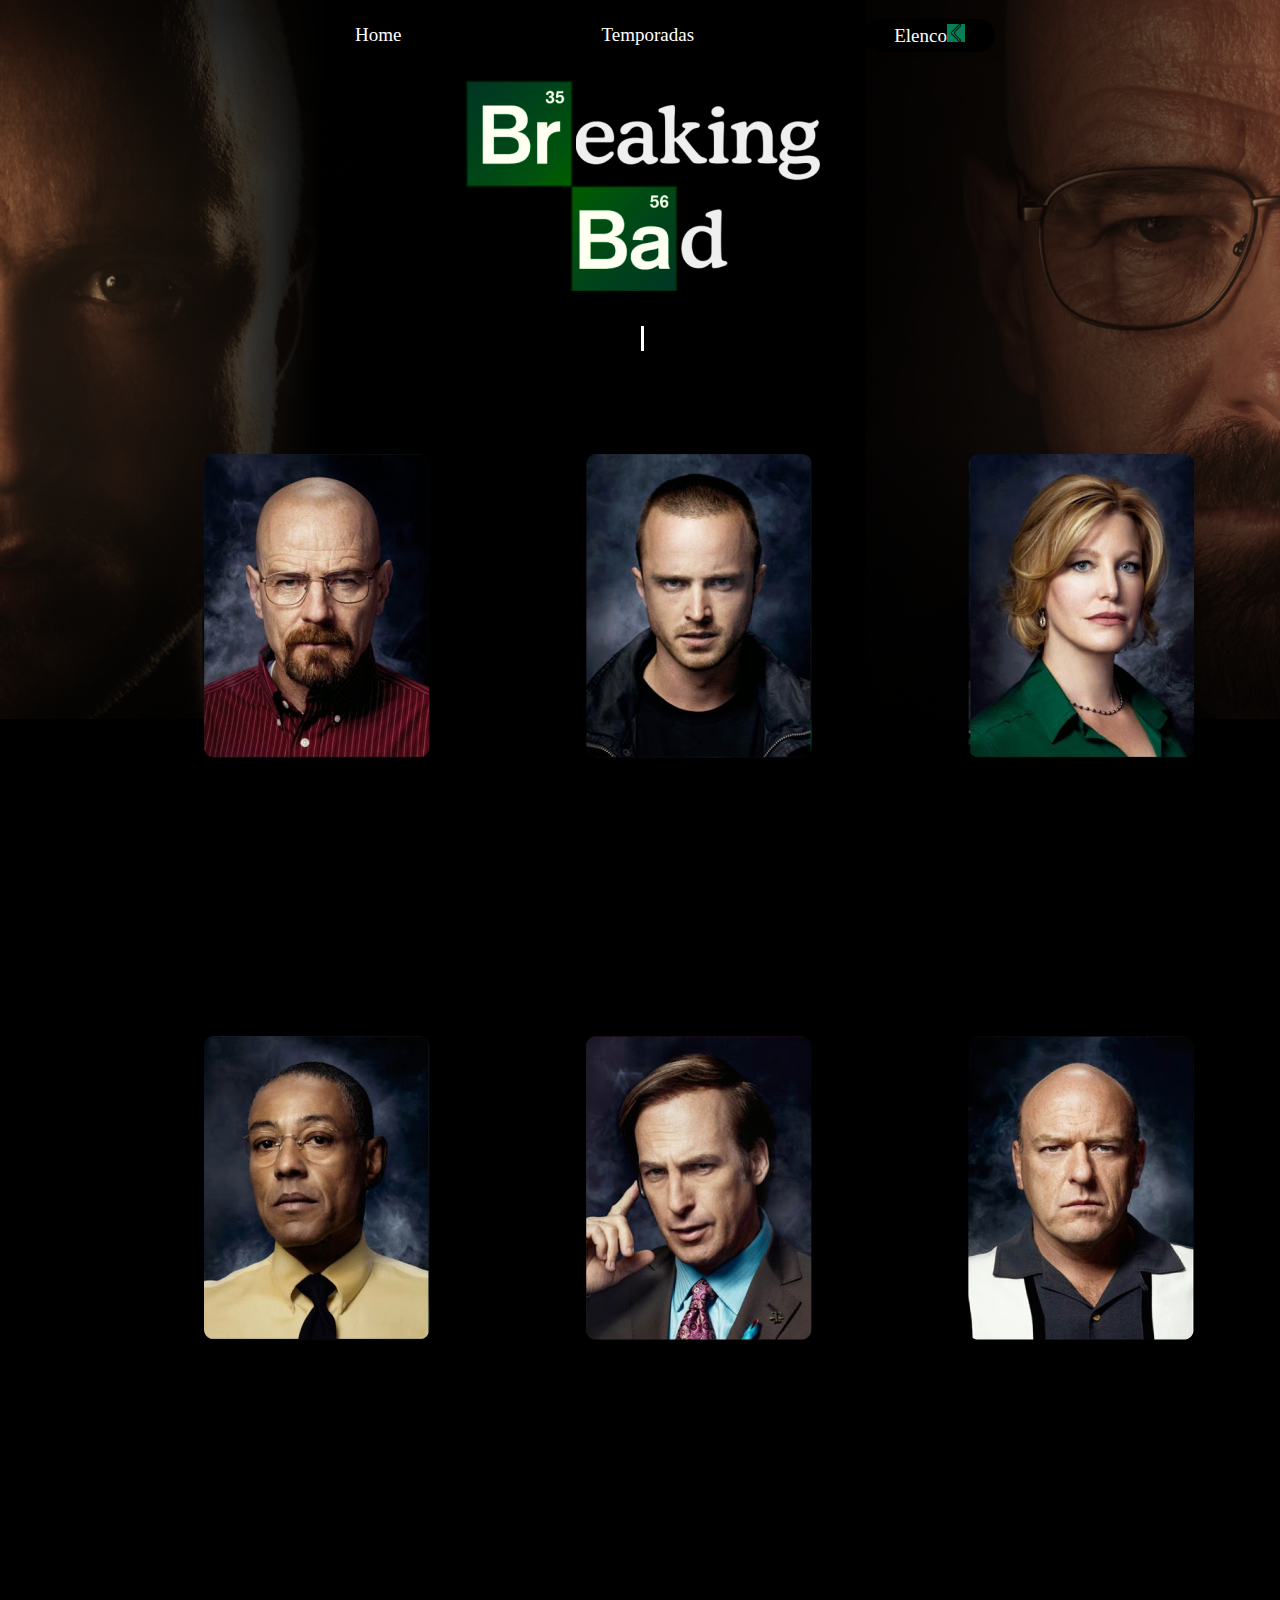
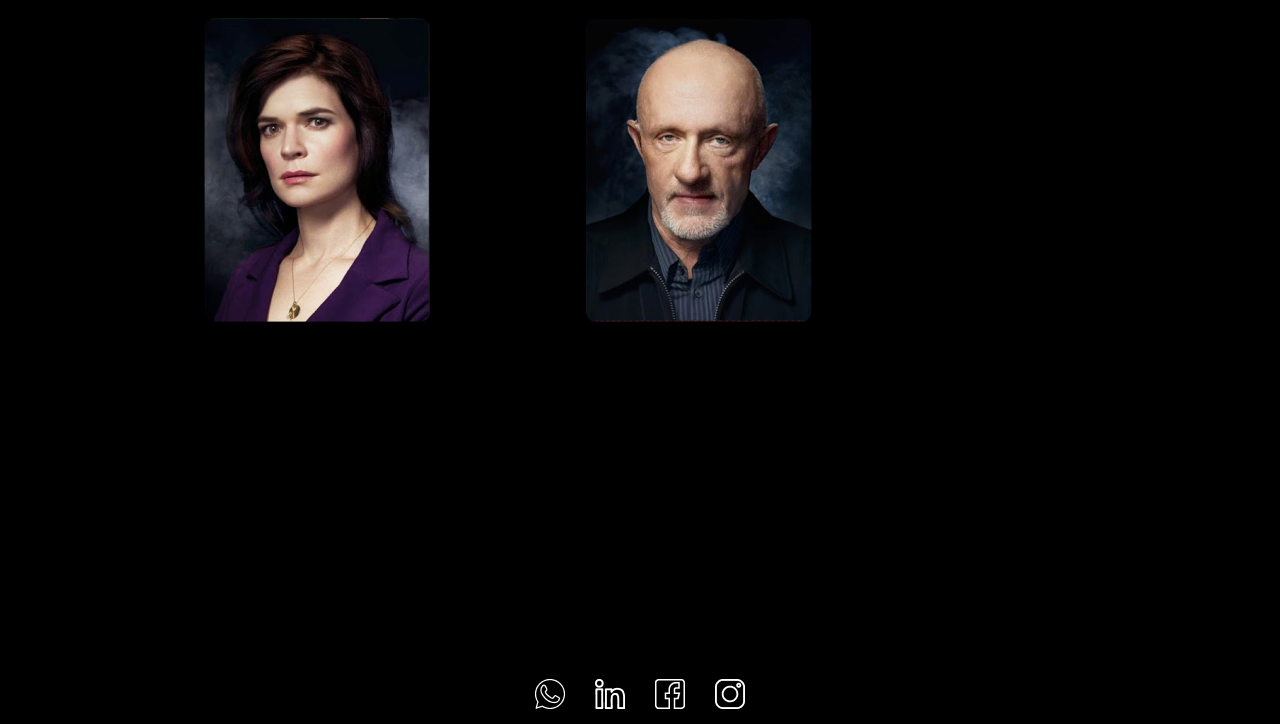
<file: elenco.html>
<!DOCTYPE html>
<html lang="pt-br">

<head>
  <meta charset="UTF-8">
  <meta http-equiv="X-UA-Compatible" content="IE=edge">
  <meta name="viewport" content="width=device-width, initial-scale=1.0">
  <link rel="stylesheet" href="./CSS/elenco.css">
  <title>Elenco</title>
</head>

<body>
  <header>
    <nav>
      <ul>
        <li class="menu-sup"><a href="index.html">Home</a></li>
        <li class="menu-sup"><a href="temporadas.html">Temporadas</a></li>
        <li class="menu-sup"><a href="elenco.html">Elenco</a><img src="icones/apont.png" alt=""></li>
      </ul>
    </nav>
  </header>
  <main>
    <img src="imagens/logo.png" alt="logo breaking bad">
    <div class="frase-wrapper">
    <div class="frase"></div>
    </div>
    <div class="autor"></div>
    <section>
      <div class="pers-temp">
        <div class="personagem" id="passar_mouse">
          <img src="imagens/elenco/walter.png" alt="" />
          <div id="mostrar">
            <h3> Walter White:</h3>
            <p>Professor de química de ensino médio diagnosticado com câncer no pulmão adenocarcinoma no estágio III, e passa a produzir metanfetamina para garantir o futuro financeiro de sua família.   </p>      
          </div>
        </div>
        <div class="personagem" id="passar_mouse">
          <img src="imagens/elenco/jesse.png" alt="" />
          <div id="mostrar">
            <h3>Jesse Pinkman:</h3>
            <p> Antigo aluno de ensino médio de Walt, e mais tarde, torna-se parceiro de Walter White no tráfico de metanfetamina. Jesse era um pequeno consumidor e traficante de drogas.
            </p>
          </div>
        </div>
        <div class="personagem" id="passar_mouse">
          <img src="imagens/elenco/skyler.png" alt="" />
          <div id="mostrar">
            <h3>Skyler White:</h3>
            <p>Esposa de Walter, grávida do segundo filho do casal antes do seu diagnóstico, e que se torna cada vez mais desconfiada do comportamento do marido e do que ele esconde da família.
            </p>
          </div>
        </div>
        <div class="personagem" id="passar_mouse">
          <img src="imagens/elenco/gus.png" alt="" />
          <div id="mostrar">
            <h3>Gus Fring:</h3>
            <p> Grande distribuidor de drogas que tem como disfarce uma rede de fast food chamada Los Pollos Hermanos.
            </p>
          </div>
        </div>
        <div class="personagem" id="passar_mouse">
          <img src="imagens/elenco/saul.png" alt="" />
          <div id="mostrar">
            <h3>Saul Goodman:</h3>
            <p>Advogado desvirtuado que representa Walt e Jesse.
            </p>
          </div>
        </div>
        <div class="personagem" id="passar_mouse">
          <img src="imagens/elenco/hank.png" alt="" />
          <div id="mostrar">
            <h3>Hank Schrader:</h3>
            <p> Marido de Marie, cunhado de Walter e Skyler e agente do DEA.
            </p>
          </div>
        </div>
        <div class="personagem" id="passar_mouse">
          <img src="imagens/elenco/marie.png" alt="" />
          <div id="mostrar">
            <h3>Marie Schrader:</h3>
            <p> Irmã de Skyler e esposa cleptomaníaca de Hank.
            </p>
          </div>
        </div>
        <div class="personagem" id="passar_mouse">
          <img src="imagens/elenco/mike.png" alt="" />
          <div id="mostrar">
            <h3> Mike Ehrmantraut:</h3>
            <p> Trabalha para Gus como faxineiro e assassino de aluguel e também para Saul como investigador particular.
            </p>
          </div>
        </div>
      </div>
    </section>
  </main>

  <script src="./JS/app_elenco.js"></script>
  
  </body>
<footer>
  <img src="icones/whatsapp-branco.png" alt="icone whatsapp-branco" />
  <img src="icones/linkedin-branco.png" alt="icone linkedin-branco" />
  <img src="icones/facebook-branco.png" alt="icone facebook-branco" />
  <img src="icones/instagram.png" alt="icone instagram-branco" />
</footer>

</html>
</file>
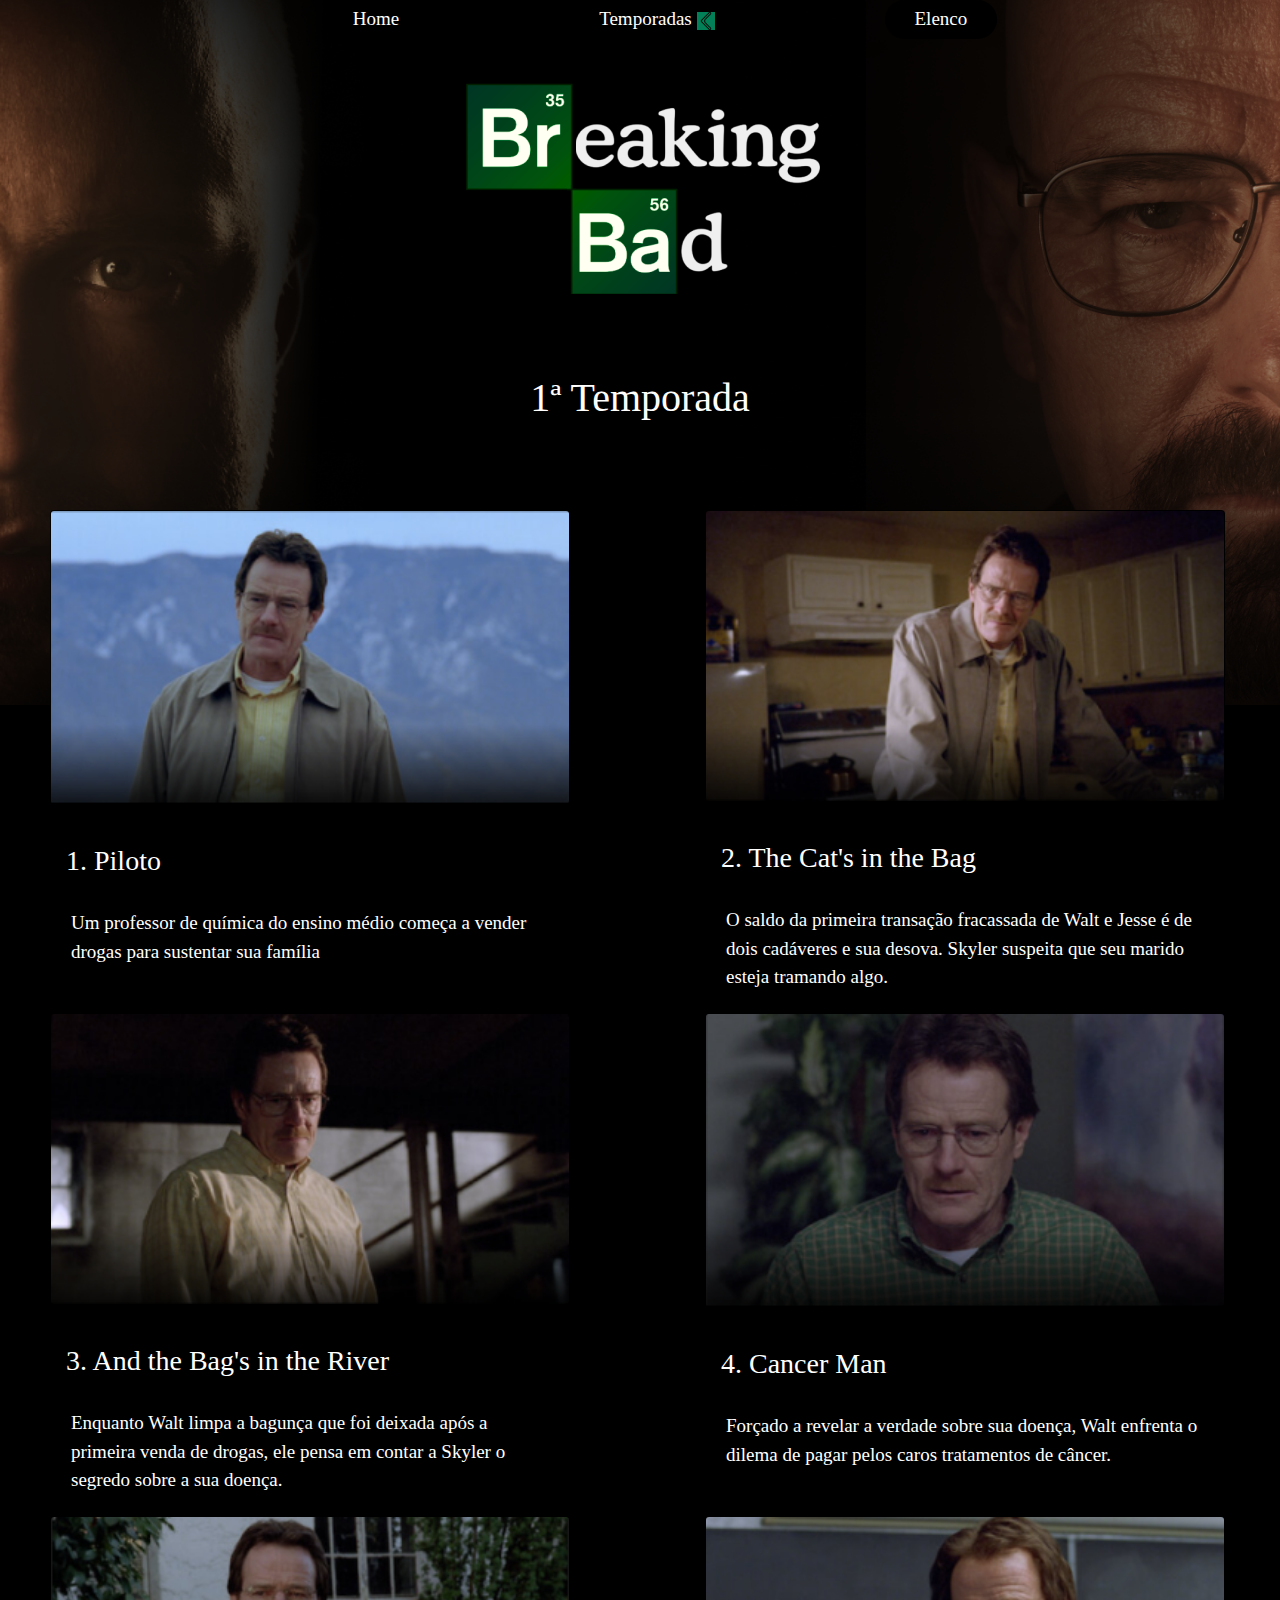
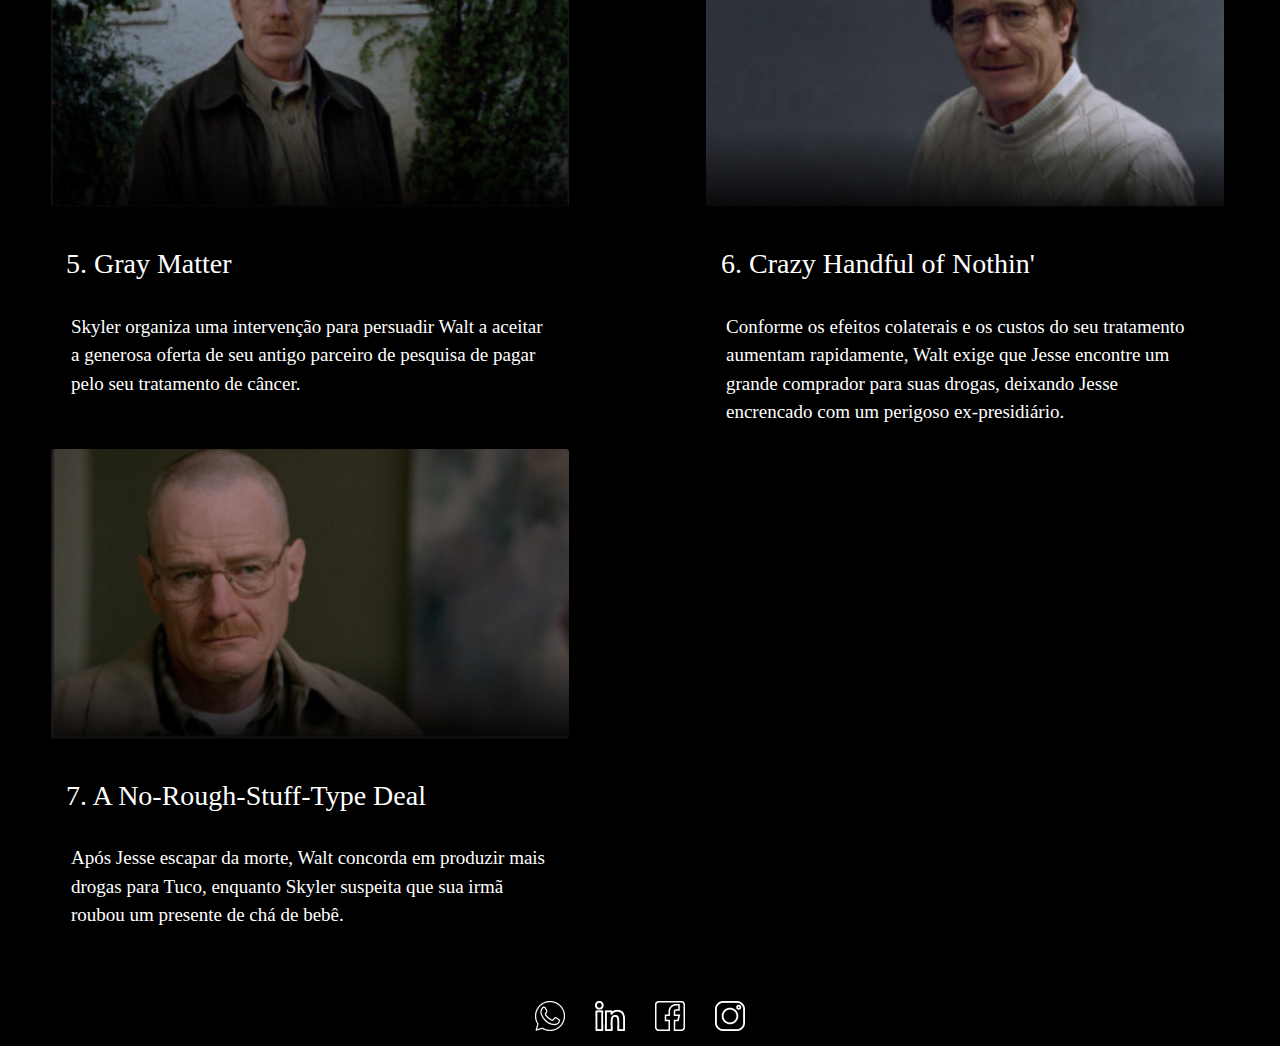
<file: temporada_1.html>
<!DOCTYPE html>
<html lang="pt-br">

<head>
    <meta charset="UTF-8">
    <meta http-equiv="X-UA-Compatible" content="IE=edge">
    <meta name="viewport" content="width=device-width, initial-scale=1.0">
    <link rel="stylesheet" href="https://cdn.jsdelivr.net/npm/bootstrap@4.3.1/dist/css/bootstrap.min.css"
        integrity="sha384-ggOyR0iXCbMQv3Xipma34MD+dH/1fQ784/j6cY/iJTQUOhcWr7x9JvoRxT2MZw1T" crossorigin="anonymous">
    <link rel="stylesheet" href="./CSS/style_temporada1.css">
    <title>1ª Temporada</title>
</head>

<body>
    <header>
        <nav>
            <ul>
                <li class="menu-sup"><a href="index.html">Home</a></li>
                <li class="menu-sup"><a href="temporadas.html">Temporadas</a> <img src="icones/apont.png" alt=""></li>
                <li class="menu-sup"><a href="elenco.html">Elenco</a></li>
            </ul>
        </nav>
    </header>
    <main>
        <div class="info">
        <img src="imagens/logo.png" alt="logo breaking bad">
        <h1>1ª Temporada</h1>
        </div>
        <section>
            <div class="row">
                <div class="col">
                    <div class="card" style="width: 520px;">
                        <img src="imagens/temporada_1/ep_1.png" class="card-img" alt="ep1">
                        <h3 class="card-title">1. Piloto</h3>
                        <div class="card-body">
                            <p class="card-text">Um professor de química do ensino médio começa a vender drogas para
                                sustentar
                                sua
                                família</p>
                        </div>
                    </div>
                </div>

                <div class="col">
                    <div class="card" style="width: 520px;">
                        <img src="imagens/temporada_1/ep_2.png" class="card-img" alt="ep2">
                        <h3 class="card-title">2. The Cat's in the Bag</h3>
                        <div class="card-body">
                            <p class="card-text">O saldo da primeira transação fracassada de Walt e Jesse é de dois
                                cadáveres e sua desova. Skyler suspeita que seu marido esteja tramando algo.</p>
                        </div>
                    </div>
                </div>

                <div class="col">
                    <div class="card" style="width: 520px;">
                        <img src="imagens/temporada_1/ep_3.png" class="card-img" alt="ep3">
                        <h3 class="card-title">3. And the Bag's in the River</h3>
                        <div class="card-body">
                            <p class="card-text">Enquanto Walt limpa a bagunça que foi deixada após a primeira venda de
                                drogas, ele pensa em contar a Skyler o segredo sobre a sua doença.</p>
                        </div>
                    </div>
                </div>

                <div class="col">
                    <div class="card" style="width: 520px;">
                        <img src="imagens/temporada_1/ep_4.png" class="card-img" alt="ep4">
                        <h3 class="card-title">4. Cancer Man</h3>
                        <div class="card-body">
                            <p class="card-text">Forçado a revelar a verdade sobre sua doença, Walt enfrenta o dilema de
                                pagar pelos caros tratamentos de câncer.</p>
                        </div>
                    </div>
                </div>

                <div class="col">
                    <div class="card" style="width: 520px;">
                        <img src="imagens/temporada_1/ep_5.png" class="card-img" alt="ep5">
                        <h3 class="card-title">5. Gray Matter</h3>
                        <div class="card-body">
                            <p class="card-text">Skyler organiza uma intervenção para persuadir Walt a aceitar a
                                generosa oferta de seu antigo parceiro de pesquisa de pagar pelo seu tratamento de
                                câncer.</p>
                        </div>
                    </div>
                </div>

                <div class="col">
                    <div class="card" style="width: 520px;">
                        <img src="imagens/temporada_1/ep_6.png" class="card-img" alt="ep6">
                        <h3 class="card-title">6. Crazy Handful of Nothin'</h3>
                        <div class="card-body">
                            <p class="card-text">Conforme os efeitos colaterais e os custos do seu tratamento aumentam
                                rapidamente, Walt exige que Jesse encontre um grande comprador para suas drogas,
                                deixando Jesse encrencado com um perigoso ex-presidiário.</p>
                        </div>
                    </div>
                </div>

                <div class="col">
                    <div class="card" style="width: 520px;">
                        <img src="imagens/temporada_1/ep_7.png" class="card-img" alt="ep7">
                        <h3 class="card-title">7. A No-Rough-Stuff-Type Deal</h3>
                        <div class="card-body">
                            <p class="card-text">Após Jesse escapar da morte, Walt concorda em produzir mais drogas para
                                Tuco, enquanto Skyler suspeita que sua irmã roubou um presente de chá de bebê.</p>
                        </div>
                    </div>
                </div>
            </div>
        </section>
    </main>

    <footer>
        <img src="icones/whatsapp-branco.png" alt="icone whatsapp-branco">
        <img src="icones/linkedin-branco.png" alt="icone linkedin-branco">
        <img src="icones/facebook-branco.png" alt="icone facebook-branco">
        <img src="icones/instagram.png" alt="icone instagram-branco">
    </footer>

</body>

</html>
</file>
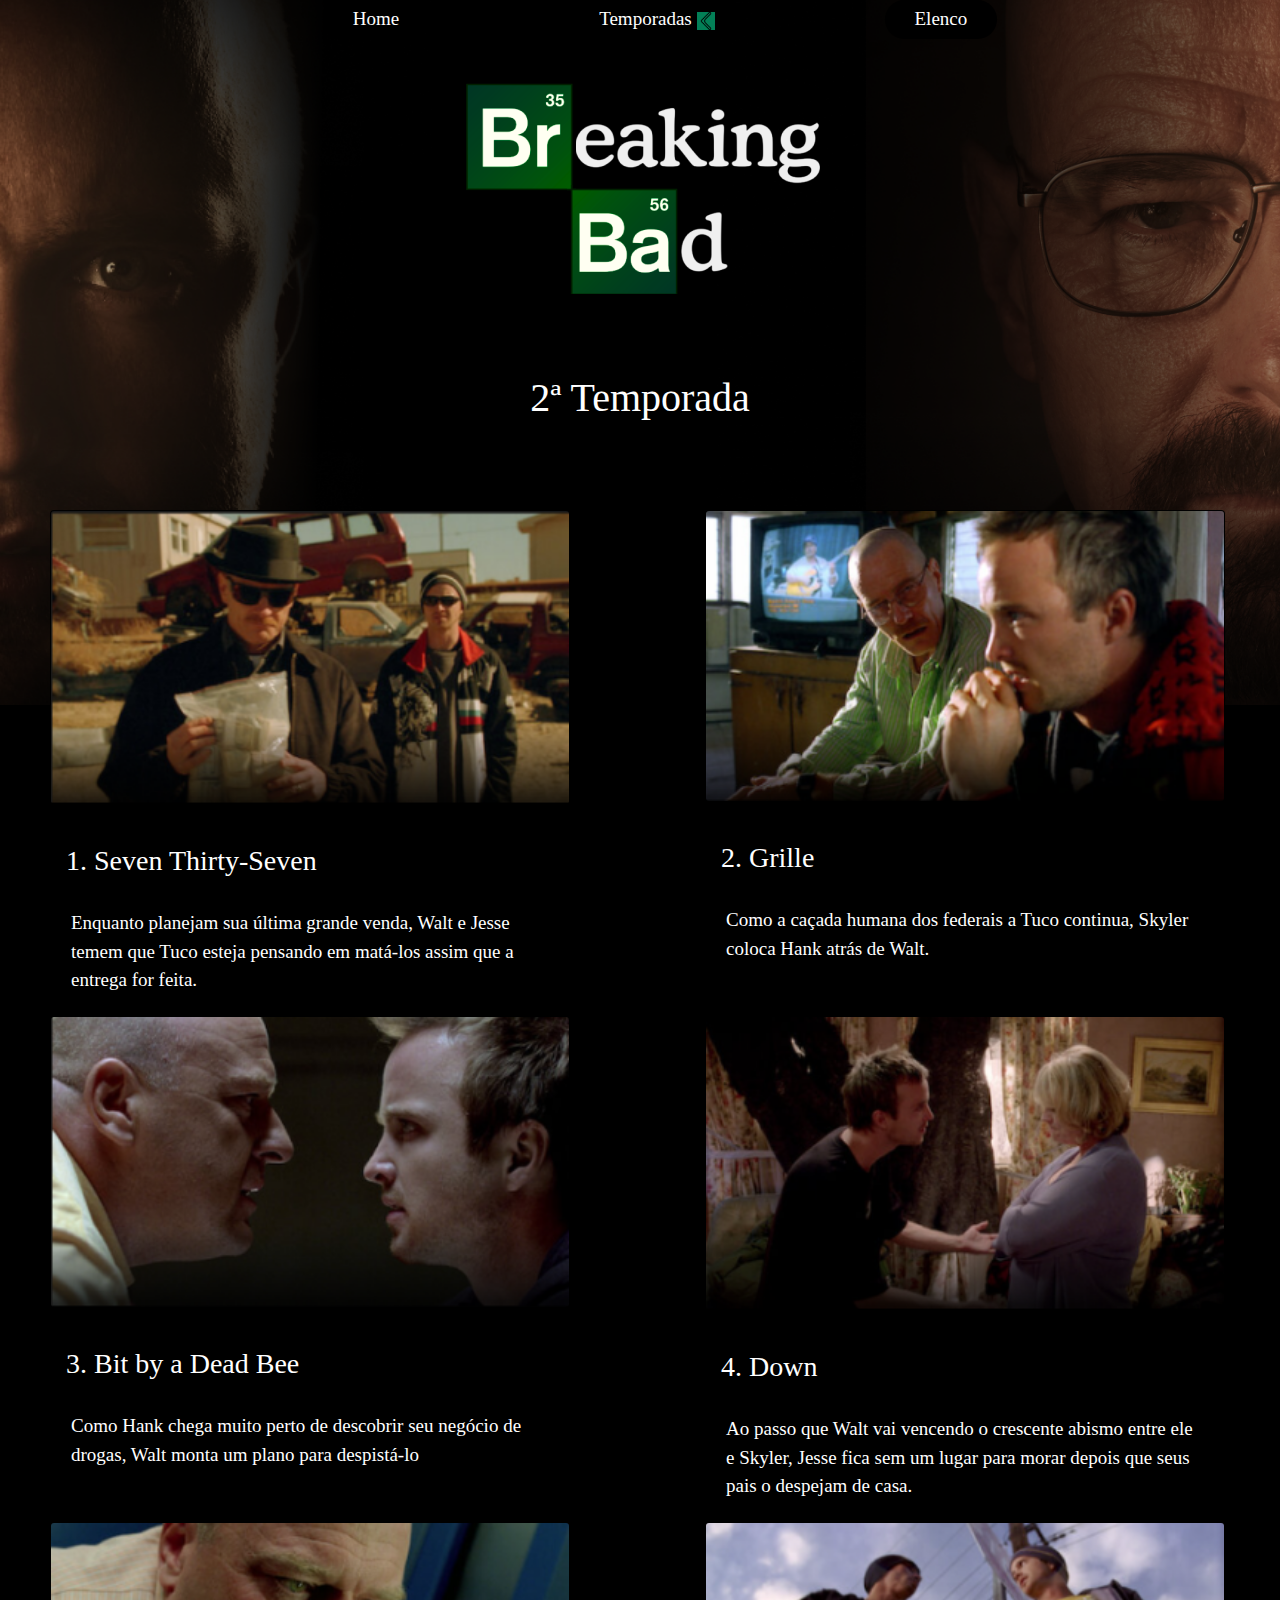
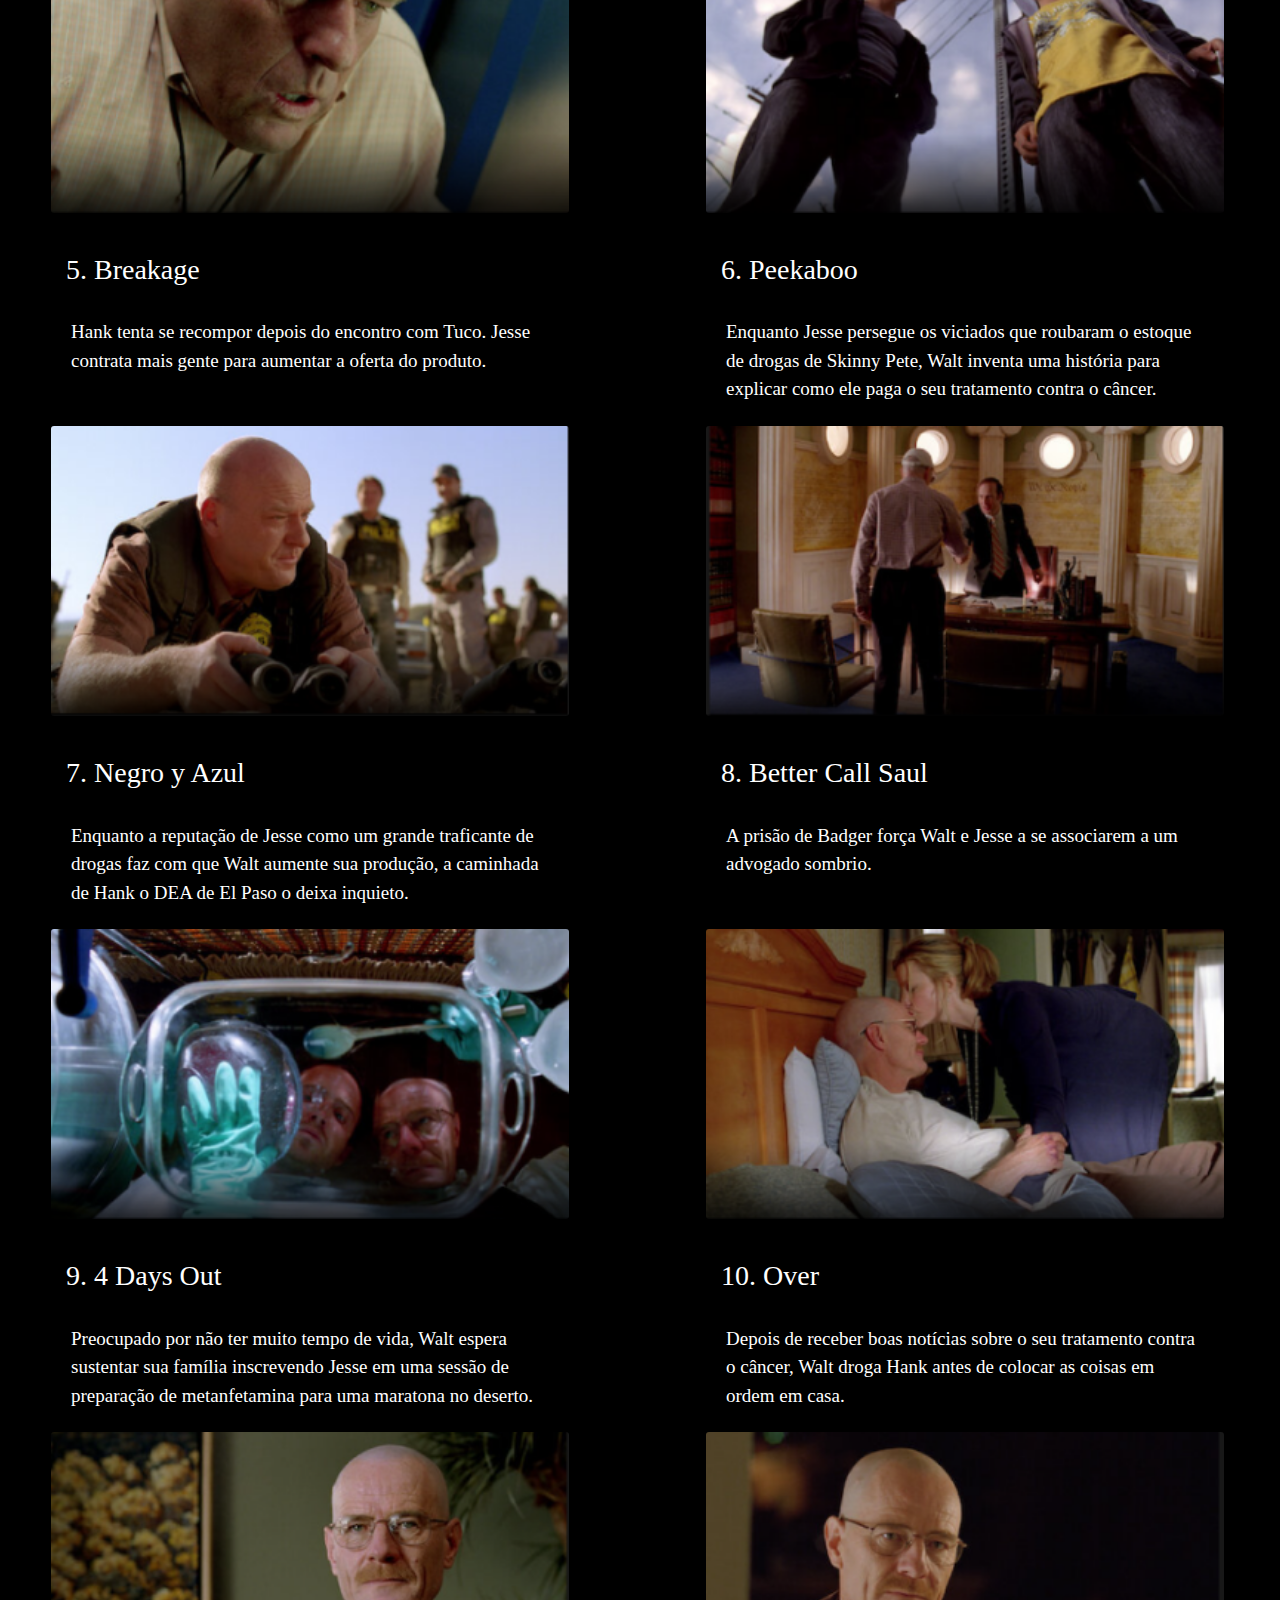
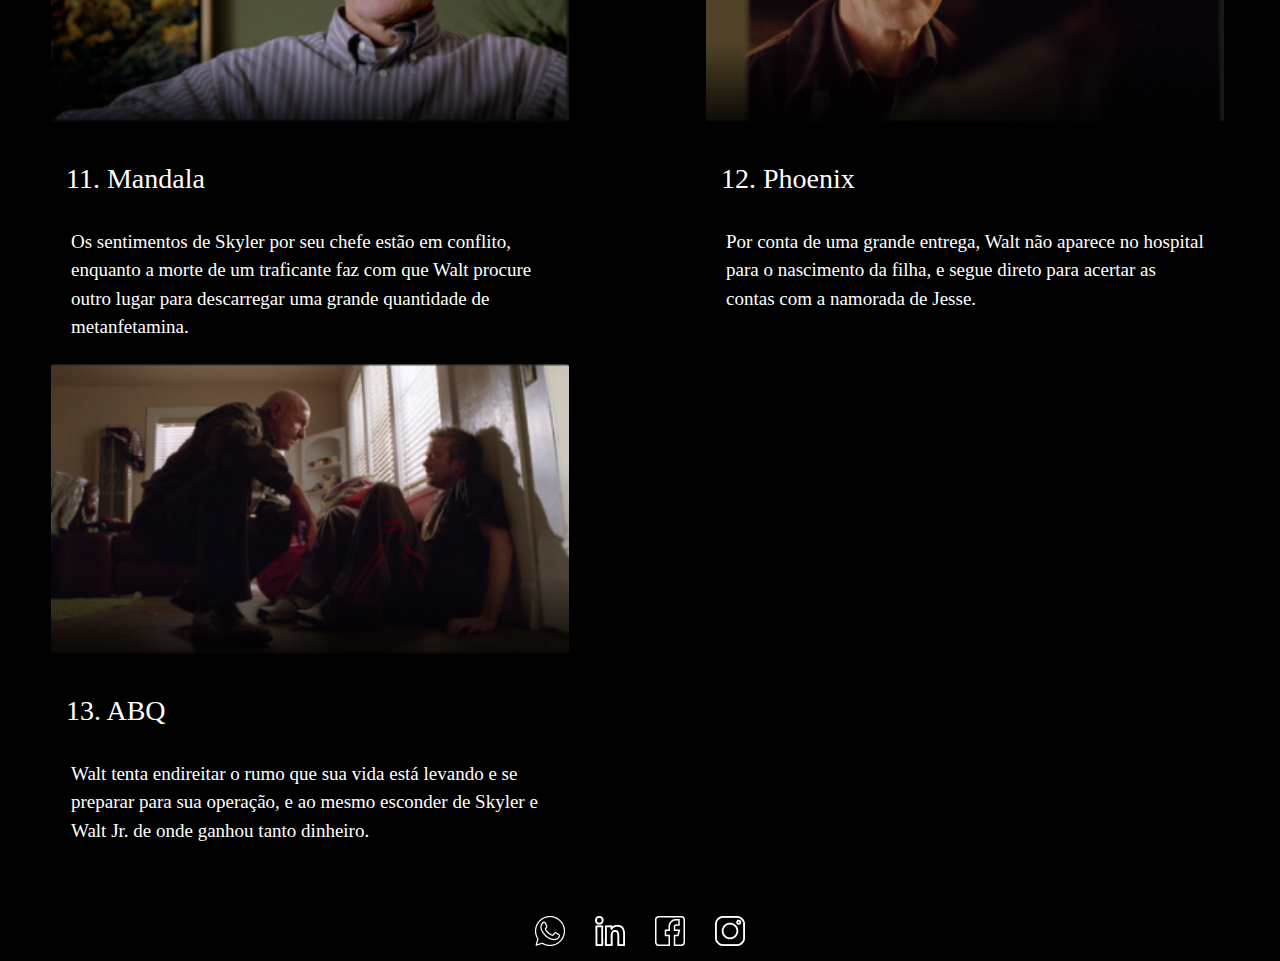
<file: temporada_2.html>
<!DOCTYPE html>
<html lang="pt-br">

<head>
  <meta charset="UTF-8" />
  <meta http-equiv="X-UA-Compatible" content="IE=edge" />
  <meta name="viewport" content="width=device-width, initial-scale=1.0" />
  <link rel="stylesheet" href="https://cdn.jsdelivr.net/npm/bootstrap@4.3.1/dist/css/bootstrap.min.css"
    integrity="sha384-ggOyR0iXCbMQv3Xipma34MD+dH/1fQ784/j6cY/iJTQUOhcWr7x9JvoRxT2MZw1T" crossorigin="anonymous">
  <link rel="stylesheet" href="./CSS/style_temporada2.css" />
  <title>2ª Temporada</title>
</head>

<body>
  <header>
    <nav>
      <ul>
        <li class="menu-sup"><a href="index.html">Home</a></li>
        <li class="menu-sup"><a href="temporadas.html">Temporadas</a> <img src="icones/apont.png" alt=""></li>
        <li class="menu-sup"><a href="elenco.html">Elenco</a></li>
      </ul>
    </nav>
  </header>
  <main>
    <div class="info">
    <img src="imagens/logo.png" alt="logo breaking bad" />
    <h1>2ª Temporada</h1>
    </div>
    <section>
      <div class="row">
        <div class="col">
          <div class="card" style="width: 520px;">
            <img src="imagens/temporada_2/ep_1.png" class="card-img" alt="ep1">
            <h3 class="card-title">1. Seven Thirty-Seven</h3>
            <div class="card-body">
              <p class="card-text">Enquanto planejam sua última grande venda, Walt e Jesse temem que Tuco esteja
                pensando em matá-los assim que a entrega for feita.</p>
            </div>
          </div>
        </div>

        <div class="col">
          <div class="card" style="width: 520px;">
            <img src="imagens/temporada_2/ep_2.png" class="card-img" alt="ep2">
            <h3 class="card-title">2. Grille
            </h3>
            <div class="card-body">
              <p class="card-text">Como a caçada humana dos federais a Tuco continua, Skyler coloca Hank atrás de Walt.
              </p>
            </div>
          </div>
        </div>

        <div class="col">
          <div class="card" style="width: 520px;">
            <img src="imagens/temporada_2/ep_3.png" class="card-img" alt="ep3">
            <h3 class="card-title">3. Bit by a Dead Bee
            </h3>
            <div class="card-body">
              <p class="card-text">Como Hank chega muito perto de descobrir seu negócio de drogas, Walt monta um plano
                para despistá-lo</p>
            </div>
          </div>
        </div>

        <div class="col">
          <div class="card" style="width: 520px;">
            <img src="imagens/temporada_2/ep_4.png" class="card-img" alt="ep4">
            <h3 class="card-title">4. Down
            </h3>
            <div class="card-body">
              <p class="card-text">Ao passo que Walt vai vencendo o crescente abismo entre ele e Skyler, Jesse fica sem
                um lugar para morar depois que seus pais o despejam de casa.</p>
            </div>
          </div>
        </div>

        <div class="col">
          <div class="card" style="width: 520px;">
            <img src="imagens/temporada_2/ep_5.png" class="card-img" alt="ep5">
            <h3 class="card-title">5. Breakage
            </h3>
            <div class="card-body">
              <p class="card-text">Hank tenta se recompor depois do encontro com Tuco. Jesse contrata mais gente para
                aumentar a oferta do produto.</p>
            </div>
          </div>
        </div>

        <div class="col">
          <div class="card" style="width: 520px;">
            <img src="imagens/temporada_2/ep_6.png" class="card-img" alt="ep6">
            <h3 class="card-title">6. Peekaboo
            </h3>
            <div class="card-body">
              <p class="card-text">Enquanto Jesse persegue os viciados que roubaram o estoque de drogas de Skinny Pete,
                Walt inventa uma história para explicar como ele paga o seu tratamento contra o câncer.</p>
            </div>
          </div>
        </div>

        <div class="col">
          <div class="card" style="width: 520px;">
            <img src="imagens/temporada_2/ep_7.png" class="card-img" alt="ep7">
            <h3 class="card-title">7. Negro y Azul
            </h3>
            <div class="card-body">
              <p class="card-text">Enquanto a reputação de Jesse como um grande traficante de drogas faz com que Walt
                aumente sua produção, a caminhada de Hank o DEA de El Paso o deixa inquieto.</p>
            </div>
          </div>
        </div>

        <div class="col">
          <div class="card" style="width: 520px;">
            <img src="imagens/temporada_2/ep_8.png" class="card-img" alt="ep8">
            <h3 class="card-title">8. Better Call Saul
            </h3>
            <div class="card-body">
              <p class="card-text">A prisão de Badger força Walt e Jesse a se associarem a um advogado sombrio.</p>
            </div>
          </div>
        </div>

        <div class="col">
          <div class="card" style="width: 520px;">
            <img src="imagens/temporada_2/ep_9.png" class="card-img" alt="ep9">
            <h3 class="card-title">9. 4 Days Out
            </h3>
            <div class="card-body">
              <p class="card-text">Preocupado por não ter muito tempo de vida, Walt espera sustentar sua família
                inscrevendo Jesse em uma sessão de preparação de metanfetamina para uma maratona no deserto.</p>
            </div>
          </div>
        </div>

        <div class="col">
          <div class="card" style="width: 520px;">
            <img src="imagens/temporada_2/ep_10.png" class="card-img" alt="ep10">
            <h3 class="card-title">10. Over
            </h3>
            <div class="card-body">
              <p class="card-text">Depois de receber boas notícias sobre o seu tratamento contra o câncer,
                Walt droga Hank antes de colocar as coisas em ordem em casa.</p>
            </div>
          </div>
        </div>

        <div class="col">
          <div class="card" style="width: 520px;">
            <img src="imagens/temporada_2/ep_11.png" class="card-img" alt="ep11">
            <h3 class="card-title">11. Mandala</h3>
            <div class="card-body">
              <p class="card-text">Os sentimentos de Skyler por seu chefe estão em conflito, enquanto a
                morte de um traficante faz com que Walt procure outro lugar para descarregar uma grande
                quantidade de metanfetamina.</p>
            </div>
          </div>
        </div>

        <div class="col">
          <div class="card" style="width: 520px;">
            <img src="imagens/temporada_2/ep_12.png" class="card-img" alt="ep12">
            <h3 class="card-title">12. Phoenix
            </h3>
            <div class="card-body">
              <p class="card-text">Por conta de uma grande entrega, Walt não aparece no hospital
                para o nascimento da filha, e segue direto para acertar as contas com a namorada de
                Jesse.</p>
            </div>
          </div>
        </div>

        <div class="col">
          <div class="card" style="width: 520px;">
            <img src="imagens/temporada_2/ep_13.png" class="card-img" alt="ep13">
            <h3 class="card-title">13. ABQ
            </h3>
            <div class="card-body">
              <p class="card-text">Walt tenta endireitar o rumo que sua vida está levando e se
                preparar para sua operação, e ao mesmo esconder de Skyler e Walt Jr. de onde
                ganhou tanto dinheiro.</p>
            </div>
          </div>
        </div>
      </div>
    </section>
  </main>
  <footer>
    <img src="icones/whatsapp-branco.png" alt="icone whatsapp-branco" />
    <img src="icones/linkedin-branco.png" alt="icone linkedin-branco" />
    <img src="icones/facebook-branco.png" alt="icone facebook-branco" />
    <img src="icones/instagram.png" alt="icone instagram-branco" />
  </footer>
</body>

</html>
</file>
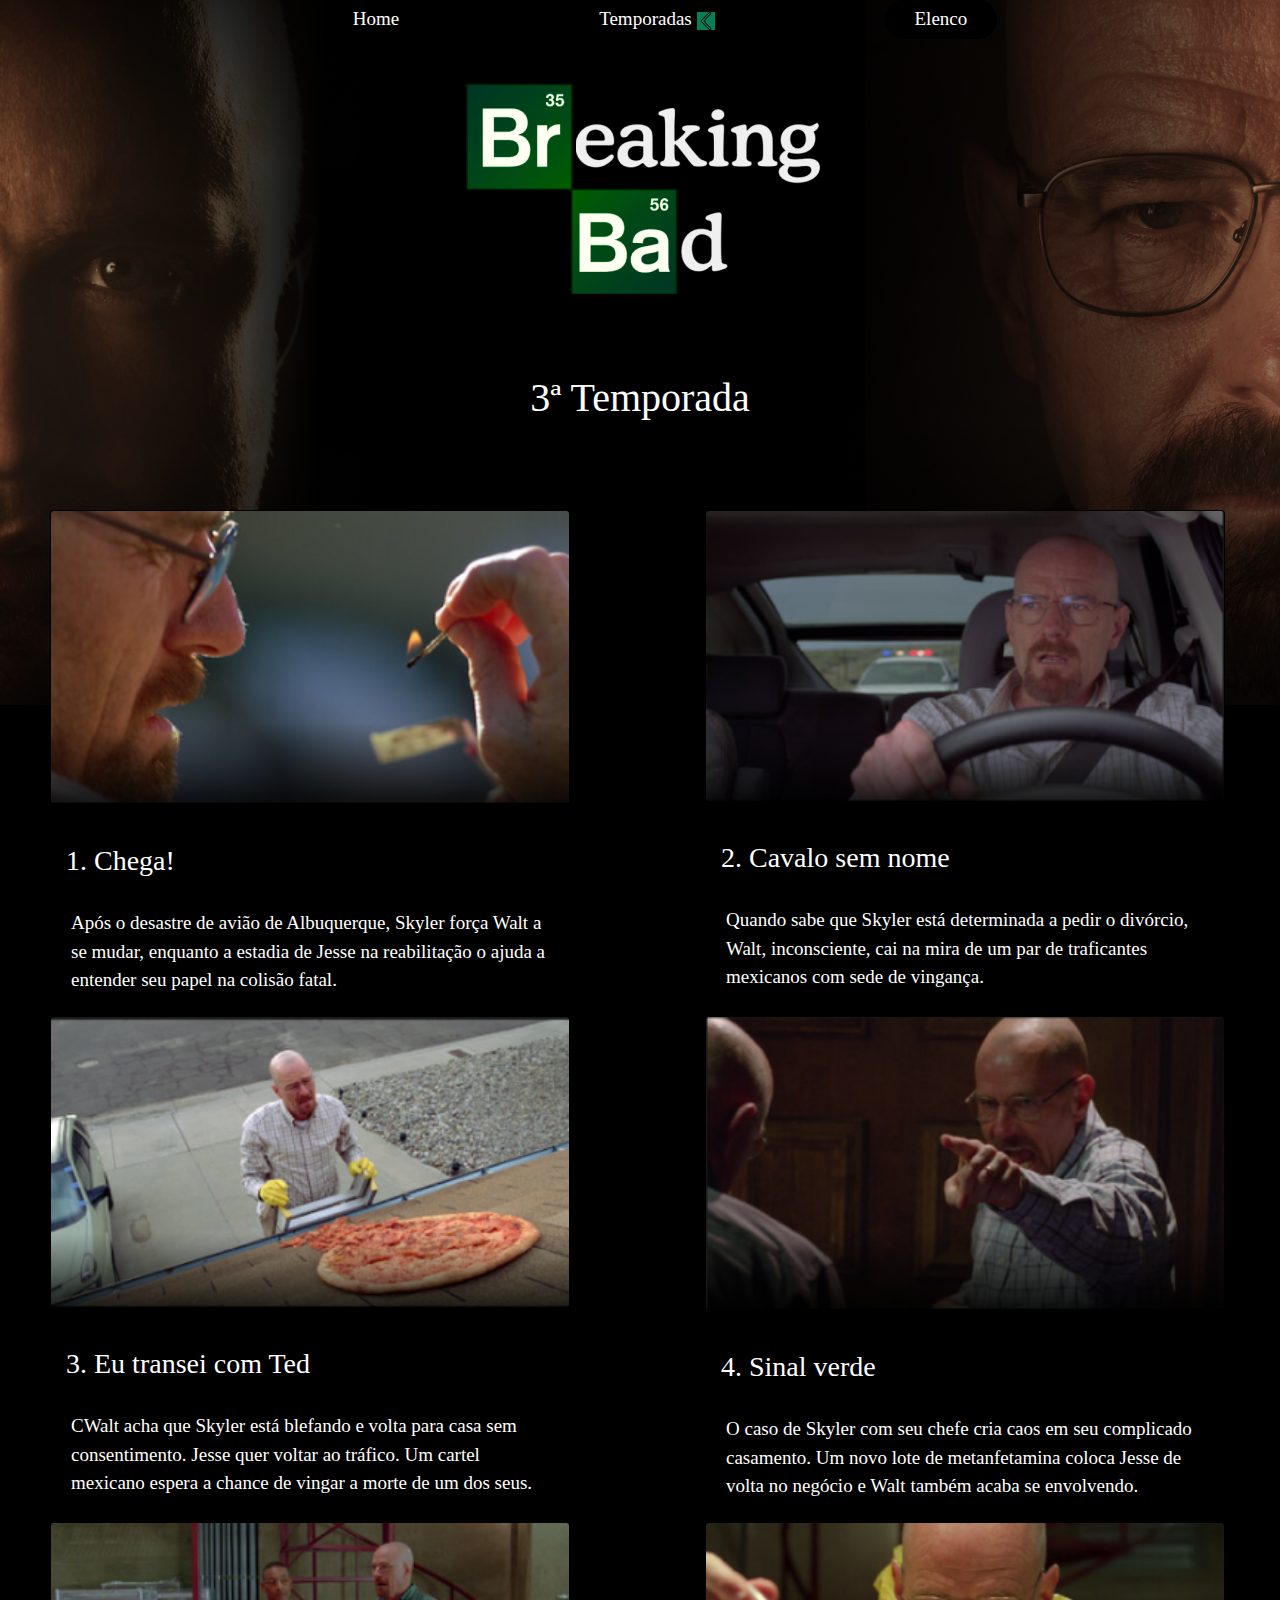
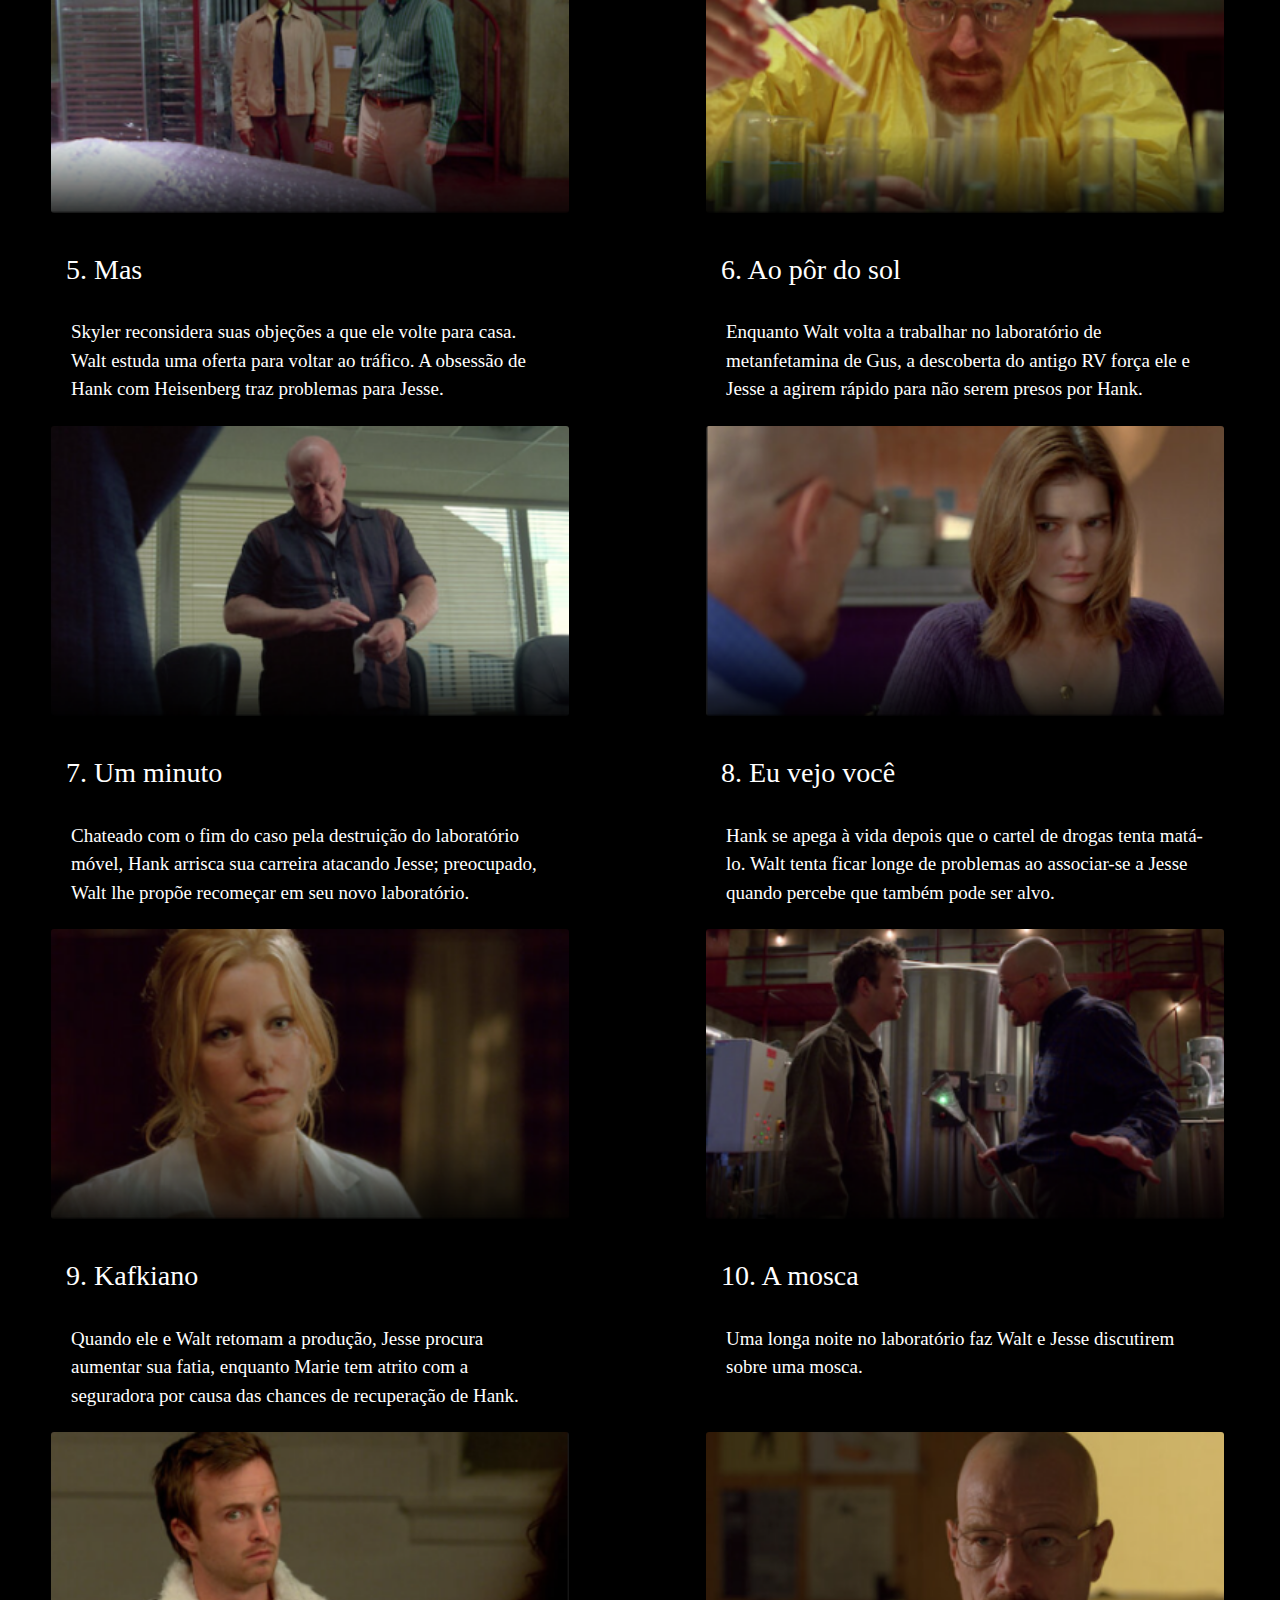
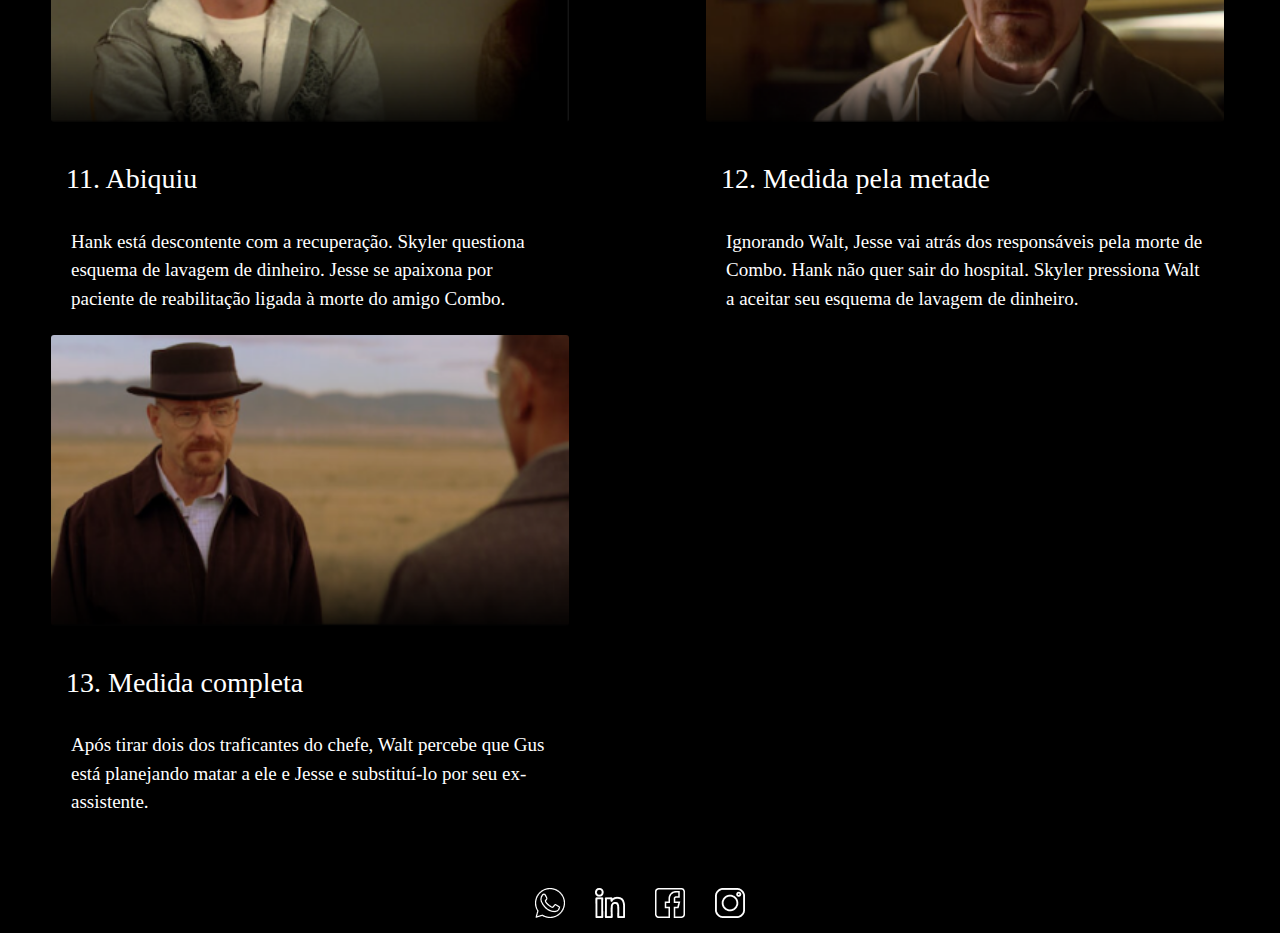
<file: temporada_3.html>
<!DOCTYPE html>
<html lang="pt-br">

<head>
    <meta charset="UTF-8">
    <meta http-equiv="X-UA-Compatible" content="IE=edge">
    <meta name="viewport" content="width=device-width, initial-scale=1.0">
    <link rel="stylesheet" href="https://cdn.jsdelivr.net/npm/bootstrap@4.3.1/dist/css/bootstrap.min.css"
        integrity="sha384-ggOyR0iXCbMQv3Xipma34MD+dH/1fQ784/j6cY/iJTQUOhcWr7x9JvoRxT2MZw1T" crossorigin="anonymous">
    <link rel="stylesheet" href="./CSS/style_temporada3.css">
    <title>3ª Temporada</title>
</head>

<body>

        <header>
            <nav>
                <ul>
                    <li class="menu-sup"><a href="index.html">Home</a></li>
                    <li class="menu-sup"><a href="temporadas.html">Temporadas</a> <img src="icones/apont.png" alt=""></li>
                    <li class="menu-sup"><a href="elenco.html">Elenco</a></li>
                </ul>
            </nav>
        </header>
        <main>
            <div class="info">
            <img src="imagens/logo.png" alt="logo breaking bad">
            <h1>3ª Temporada</h1>
            </div>
            <section>
                <div class="row">
                  <div class="col">
                    <div class="card" style="width: 520px;">
                      <img src="imagens/temporada_3/ep_1.png" class="card-img" alt="ep1">
                      <h3 class="card-title">1. Chega!</h3>
                      <div class="card-body">
                        <p class="card-text">Após o desastre de avião de Albuquerque, Skyler força Walt a se mudar, enquanto a estadia de
                            Jesse na reabilitação o ajuda a entender seu papel na colisão fatal.</p>
                      </div>
                    </div>
                  </div>
          
                  <div class="col">
                    <div class="card" style="width: 520px;">
                      <img src="imagens/temporada_3/ep_2.png" class="card-img" alt="ep2">
                      <h3 class="card-title">2. Cavalo sem nome</h3>
                      <div class="card-body">
                        <p class="card-text">Quando sabe que Skyler está determinada a pedir o divórcio, Walt, inconsciente, cai na mira
                            de um par de traficantes mexicanos com sede de vingança.
                        </p>
                      </div>
                    </div>
                  </div>
          
                  <div class="col">
                    <div class="card" style="width: 520px;">
                      <img src="imagens/temporada_3/ep_3.png" class="card-img" alt="ep3">
                      <h3 class="card-title">3. Eu transei com Ted</h3>
                      <div class="card-body">
                        <p class="card-text">CWalt acha que Skyler está blefando e volta para casa sem consentimento. Jesse quer voltar ao
                            tráfico. Um cartel mexicano espera a chance de vingar a morte de um dos seus.</p>
                      </div>
                    </div>
                  </div>
          
                  <div class="col">
                    <div class="card" style="width: 520px;">
                      <img src="imagens/temporada_3/ep_4.png" class="card-img" alt="ep4">
                      <h3 class="card-title">4. Sinal verde</h3>
                      <div class="card-body">
                        <p class="card-text">O caso de Skyler com seu chefe cria caos em seu complicado casamento. Um novo lote de
                            metanfetamina coloca Jesse de volta no negócio e Walt também acaba se envolvendo.</p>
                      </div>
                    </div>
                  </div>
          
                  <div class="col">
                    <div class="card" style="width: 520px;">
                      <img src="imagens/temporada_3/ep_5.png" class="card-img" alt="ep5">
                      <h3 class="card-title">5. Mas</h3>
                      <div class="card-body">
                        <p class="card-text">Skyler reconsidera suas objeções a que ele volte para casa. Walt estuda uma oferta para
                            voltar ao tráfico. A obsessão de Hank com Heisenberg traz problemas para Jesse.</p>
                      </div>
                    </div>
                  </div>
          
                  <div class="col">
                    <div class="card" style="width: 520px;">
                      <img src="imagens/temporada_3/ep_6.png" class="card-img" alt="ep6">
                      <h3 class="card-title">6. Ao pôr do sol</h3>
                      <div class="card-body">
                        <p class="card-text">Enquanto Walt volta a trabalhar no laboratório de metanfetamina de Gus, a descoberta do
                            antigo RV força ele e Jesse a agirem rápido para não serem presos por Hank.</p>
                      </div>
                    </div>
                  </div>
          
                  <div class="col">
                    <div class="card" style="width: 520px;">
                      <img src="imagens/temporada_3/ep_7.png" class="card-img" alt="ep7">
                      <h3 class="card-title">7. Um minuto</h3>
                      <div class="card-body">
                        <p class="card-text">Chateado com o fim do caso pela destruição do laboratório móvel, Hank arrisca sua carreira
                            atacando Jesse; preocupado, Walt lhe propõe recomeçar em seu novo laboratório.</p>
                      </div>
                    </div>
                  </div>
          
                  <div class="col">
                    <div class="card" style="width: 520px;">
                      <img src="imagens/temporada_3/ep_8.png" class="card-img" alt="ep8">
                      <h3 class="card-title">8. Eu vejo você</h3>
                      <div class="card-body">
                        <p class="card-text">Hank se apega à vida depois que o cartel de drogas tenta matá-lo. Walt tenta ficar longe de
                            problemas ao associar-se a Jesse quando percebe que também pode ser alvo.</p>
                      </div>
                    </div>
                  </div>
          
                  <div class="col">
                    <div class="card" style="width: 520px;">
                      <img src="imagens/temporada_3/ep_9.png" class="card-img" alt="ep9">
                      <h3 class="card-title">9. Kafkiano</h3>
                      <div class="card-body">
                        <p class="card-text">Quando ele e Walt retomam a produção, Jesse procura aumentar sua fatia, enquanto Marie tem
                            atrito com a seguradora por causa das chances de recuperação de Hank.</p>
                      </div>
                    </div>
                  </div>
          
                  <div class="col">
                    <div class="card" style="width: 520px;">
                      <img src="imagens/temporada_3/ep_10.png" class="card-img" alt="ep10">
                      <h3 class="card-title">10. A mosca</h3>
                      <div class="card-body">
                        <p class="card-text">Uma longa noite no laboratório faz Walt e Jesse discutirem sobre uma mosca.</p>
                      </div>
                    </div>
                  </div>
          
                  <div class="col">
                    <div class="card" style="width: 520px;">
                      <img src="imagens/temporada_3/ep_11.png" class="card-img" alt="ep11">
                      <h3 class="card-title">11. Abiquiu</h3>
                      <div class="card-body">
                        <p class="card-text">Hank está descontente com a recuperação. Skyler questiona esquema de lavagem de dinheiro.
                            Jesse se apaixona por paciente de reabilitação ligada à morte do amigo Combo.</p>
                      </div>
                    </div>
                  </div>
          
                  <div class="col">
                    <div class="card" style="width: 520px;">
                      <img src="imagens/temporada_3/ep_12.png" class="card-img" alt="ep12">
                      <h3 class="card-title">12. Medida pela metade</h3>
                      <div class="card-body">
                        <p class="card-text">Ignorando Walt, Jesse vai atrás dos responsáveis pela morte de Combo. Hank não quer sair do
                            hospital. Skyler pressiona Walt a aceitar seu esquema de lavagem de dinheiro.</p>
                      </div>
                    </div>
                  </div>
          
                  <div class="col">
                    <div class="card" style="width: 520px;">
                      <img src="imagens/temporada_3/ep_13.png" class="card-img" alt="ep13">
                      <h3 class="card-title">13. Medida completa</h3>
                      <div class="card-body">
                        <p class="card-text">Após tirar dois dos traficantes do chefe, Walt percebe que Gus está planejando matar a ele e Jesse e substituí-lo por seu ex-assistente.</p>
                      </div>
                    </div>
                  </div>
                </div>
              </section>
        </main>

    <footer>
        <img src="icones/whatsapp-branco.png" alt="icone whatsapp-branco">
        <img src="icones/linkedin-branco.png" alt="icone linkedin-branco">
        <img src="icones/facebook-branco.png" alt="icone facebook-branco">
        <img src="icones/instagram.png" alt="icone instagram-branco">
    </footer>
</body>

</html>
</file>
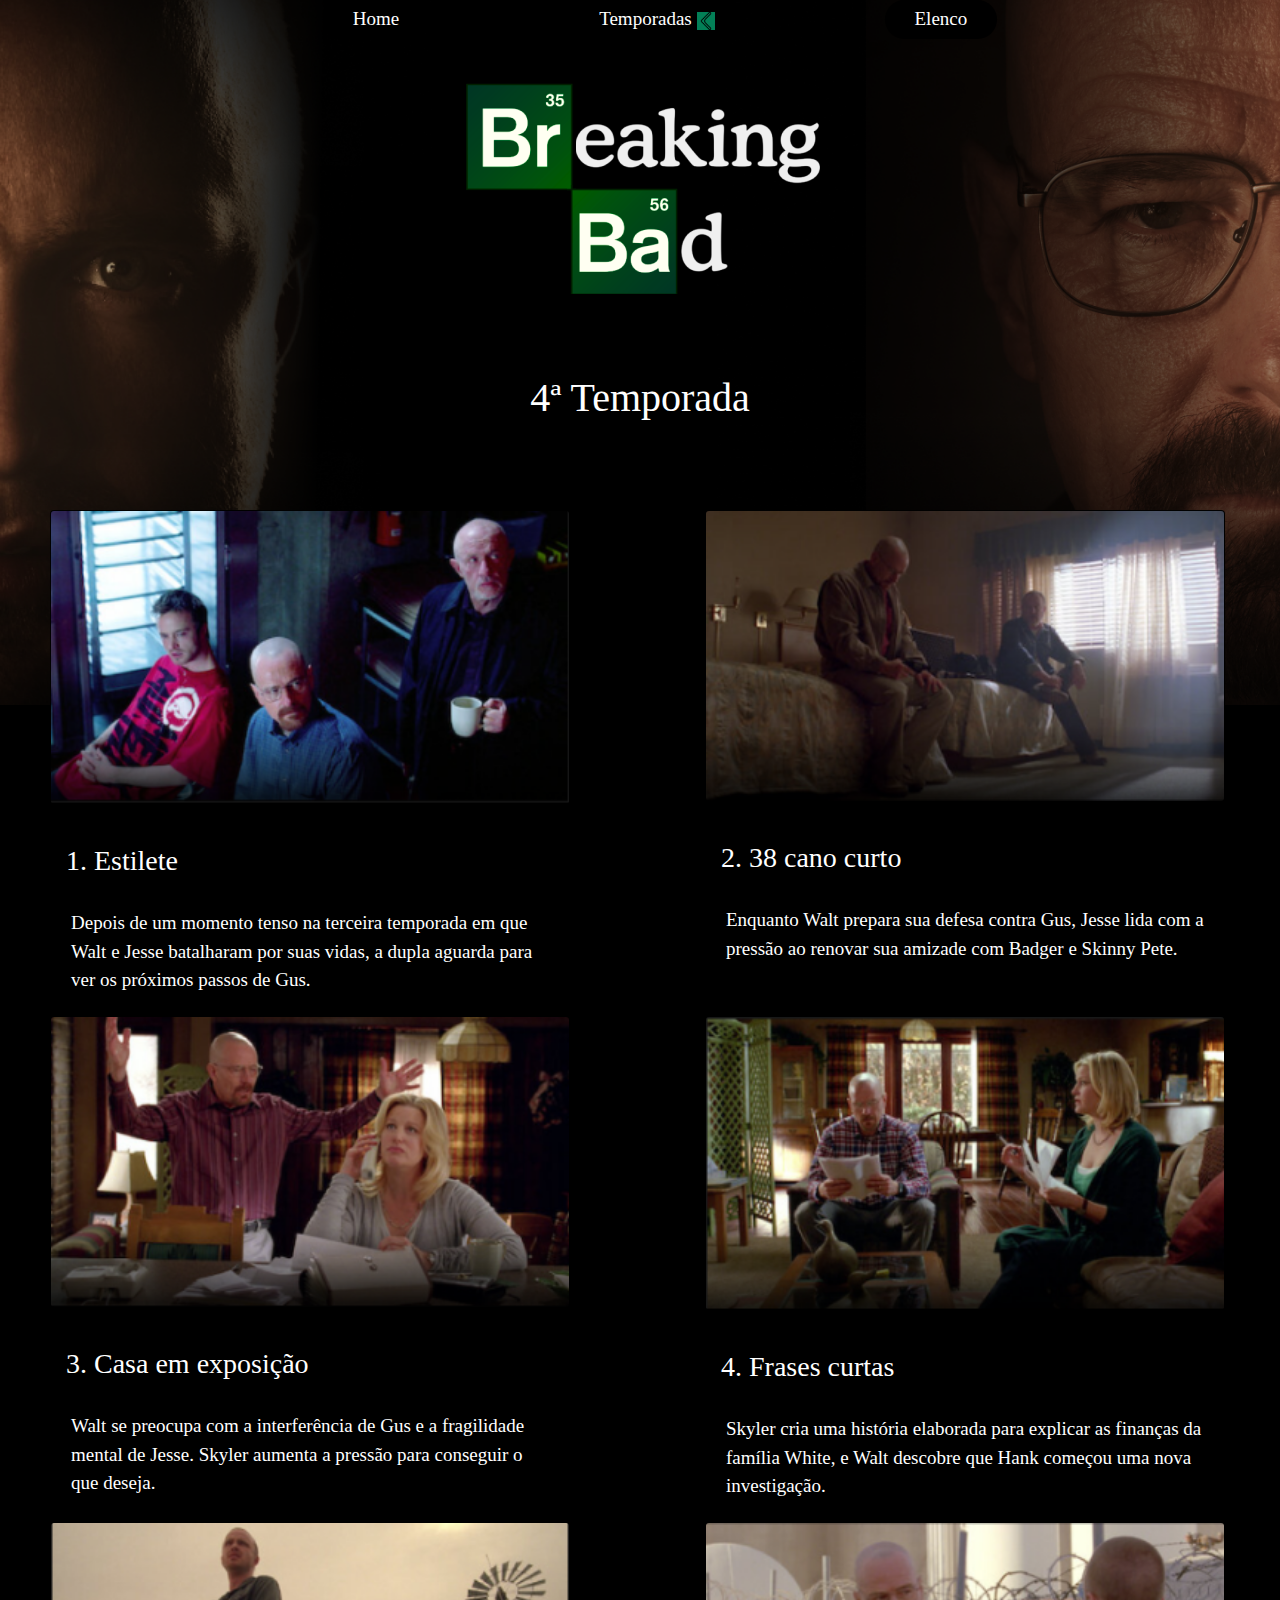
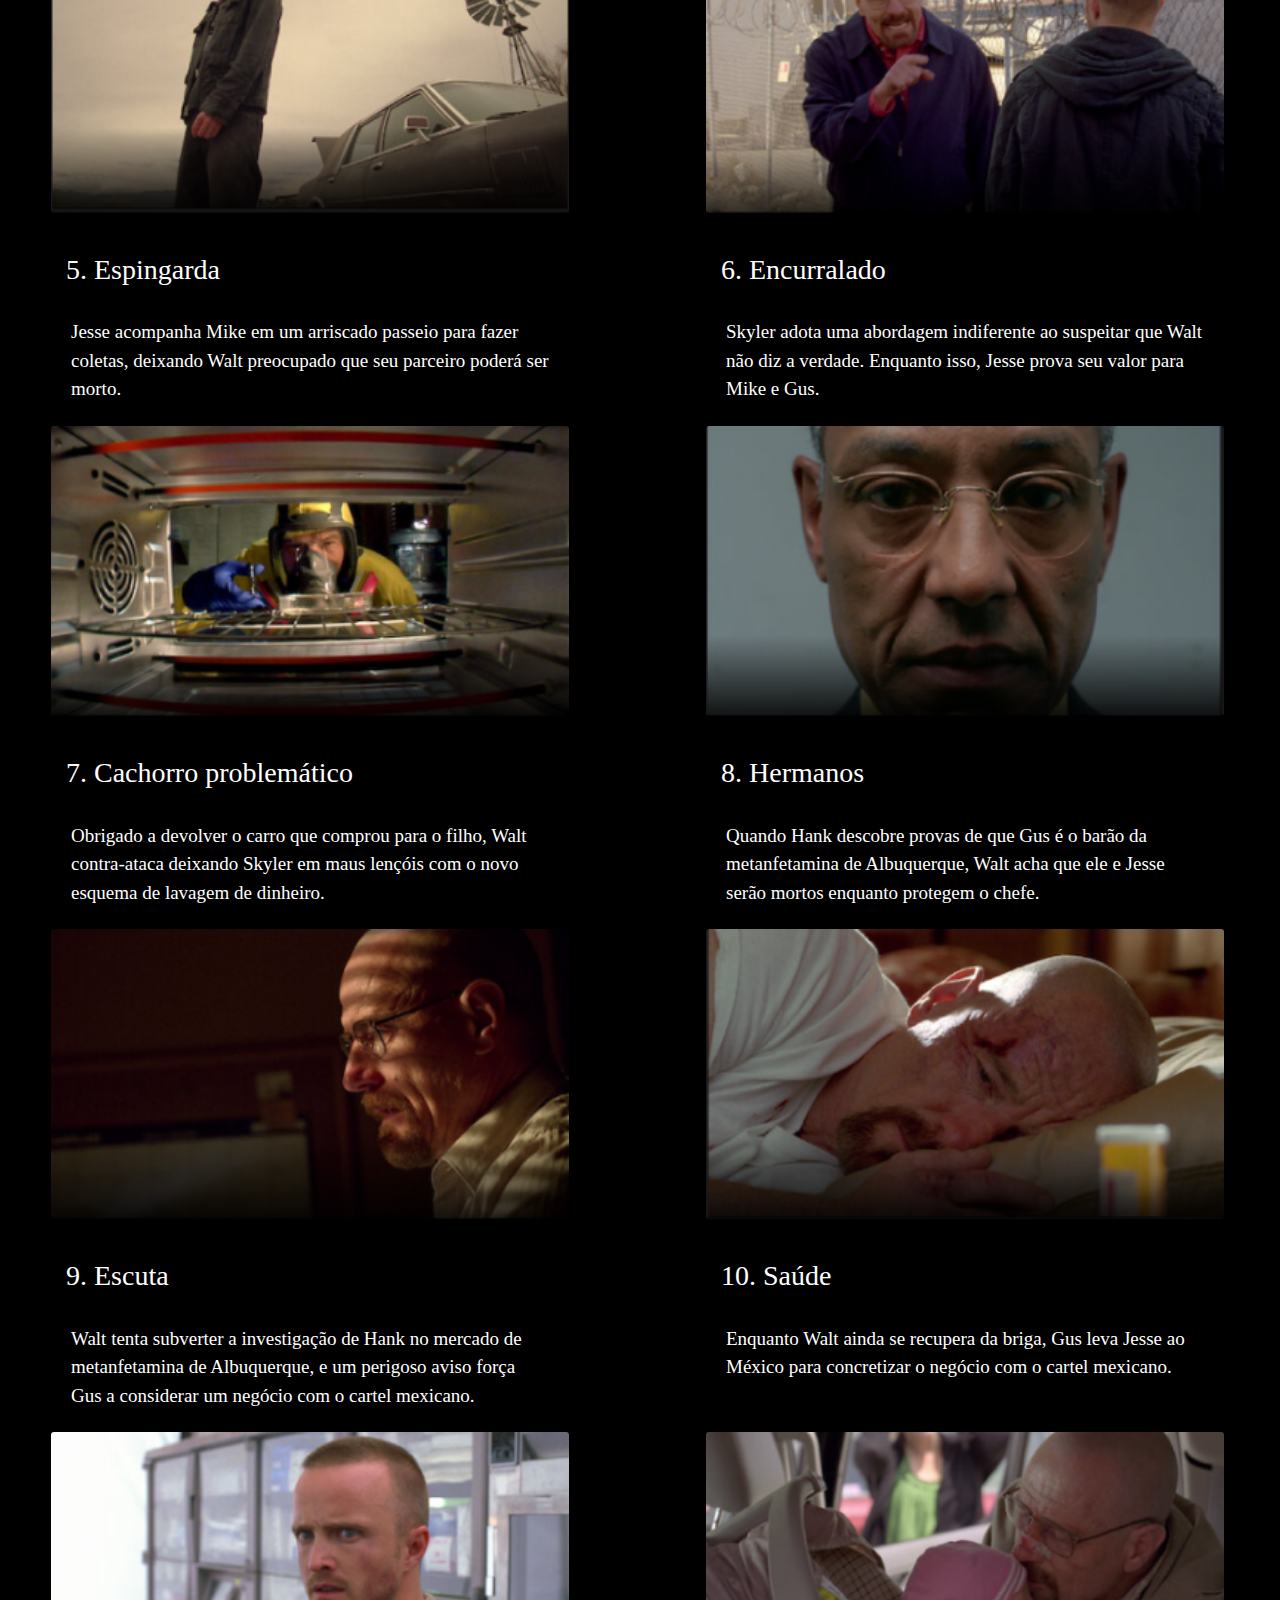
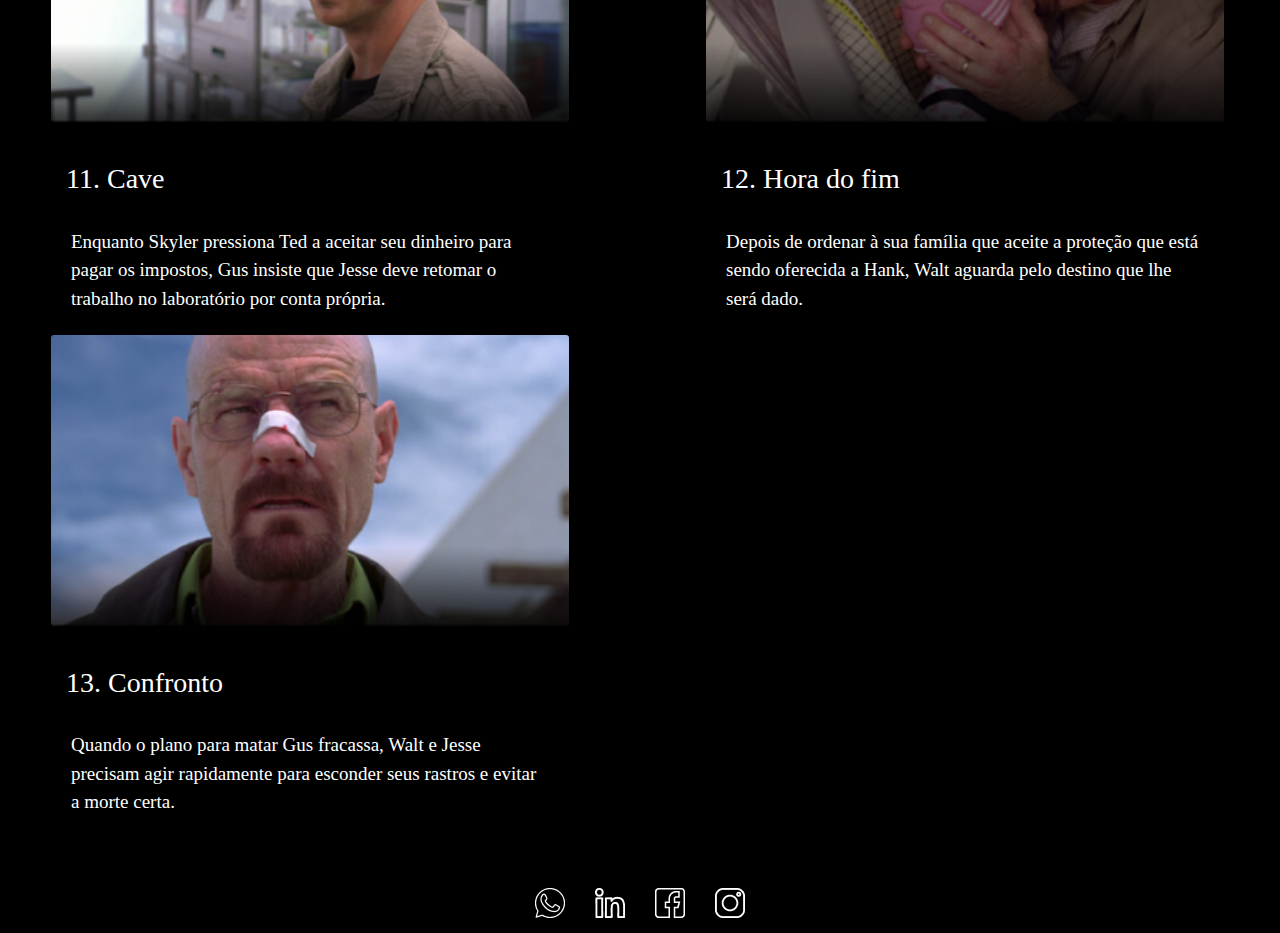
<file: temporada_4.html>
<!DOCTYPE html>
<html lang="pt-br">

<head>
    <meta charset="UTF-8">
    <meta http-equiv="X-UA-Compatible" content="IE=edge">
    <meta name="viewport" content="width=device-width, initial-scale=1.0">
    <link rel="stylesheet" href="https://cdn.jsdelivr.net/npm/bootstrap@4.3.1/dist/css/bootstrap.min.css"
        integrity="sha384-ggOyR0iXCbMQv3Xipma34MD+dH/1fQ784/j6cY/iJTQUOhcWr7x9JvoRxT2MZw1T" crossorigin="anonymous">
    <link rel="stylesheet" href="./CSS/style_temporada4.css">
    <title>4ª Temporada</title>
</head>

<body>
        <header>
            <nav>
                <ul>
                    <li class="menu-sup"><a href="index.html">Home</a></li>
                    <li class="menu-sup"><a href="temporadas.html">Temporadas</a> <img src="icones/apont.png" alt=""></li>
                    <li class="menu-sup"><a href="elenco.html">Elenco</a></li>
                </ul>
            </nav>
        </header>
        <main>
            <div class="info">
            <img src="imagens/logo.png" alt="logo breaking bad">
            <h1>4ª Temporada</h1>
            </div>
            <section>
                <div class="row">
                  <div class="col">
                    <div class="card" style="width: 520px;">
                      <img src="imagens/temporada_4/ep_1.png" class="card-img" alt="ep1">
                      <h3 class="card-title">1. Estilete</h3>
                      <div class="card-body">
                        <p class="card-text">Depois de um momento tenso na terceira temporada em que Walt e Jesse batalharam por suas
                            vidas, a dupla aguarda para ver os próximos passos de Gus.</p>
                      </div>
                    </div>
                  </div>
          
                  <div class="col">
                    <div class="card" style="width: 520px;">
                      <img src="imagens/temporada_4/ep_2.png" class="card-img" alt="ep2">
                      <h3 class="card-title">2. 38 cano curto</h3>
                      <div class="card-body">
                        <p class="card-text">Enquanto Walt prepara sua defesa contra Gus, Jesse lida com a pressão ao renovar sua amizade
                            com Badger e Skinny Pete.
                        </p>
                      </div>
                    </div>
                  </div>
          
                  <div class="col">
                    <div class="card" style="width: 520px;">
                      <img src="imagens/temporada_4/ep_3.png" class="card-img" alt="ep3">
                      <h3 class="card-title">3. Casa em exposição</h3>
                      <div class="card-body">
                        <p class="card-text">Walt se preocupa com a interferência de Gus e a fragilidade mental de Jesse. Skyler aumenta a
                            pressão para conseguir o que deseja.</p>
                      </div>
                    </div>
                  </div>
          
                  <div class="col">
                    <div class="card" style="width: 520px;">
                      <img src="imagens/temporada_4/ep_4.png" class="card-img" alt="ep4">
                      <h3 class="card-title">4. Frases curtas</h3>
                      <div class="card-body">
                        <p class="card-text">Skyler cria uma história elaborada para explicar as finanças da família White, e Walt
                            descobre que Hank começou uma nova investigação.</p>
                      </div>
                    </div>
                  </div>
          
                  <div class="col">
                    <div class="card" style="width: 520px;">
                      <img src="imagens/temporada_4/ep_5.png" class="card-img" alt="ep5">
                      <h3 class="card-title">5. Espingarda</h3>
                      <div class="card-body">
                        <p class="card-text">Jesse acompanha Mike em um arriscado passeio para fazer coletas, deixando Walt preocupado que
                            seu parceiro poderá ser morto.</p>
                      </div>
                    </div>
                  </div>
          
                  <div class="col">
                    <div class="card" style="width: 520px;">
                      <img src="imagens/temporada_4/ep_6.png" class="card-img" alt="ep6">
                      <h3 class="card-title">6. Encurralado</h3>
                      <div class="card-body">
                        <p class="card-text">Skyler adota uma abordagem indiferente ao suspeitar que Walt não diz a verdade. Enquanto
                            isso, Jesse prova seu valor para Mike e Gus.</p>
                      </div>
                    </div>
                  </div>
          
                  <div class="col">
                    <div class="card" style="width: 520px;">
                      <img src="imagens/temporada_4/ep_7.png" class="card-img" alt="ep7">
                      <h3 class="card-title">7. Cachorro problemático</h3>
                      <div class="card-body">
                        <p class="card-text">Obrigado a devolver o carro que comprou para o filho, Walt contra-ataca deixando Skyler em
                            maus lençóis com o novo esquema de lavagem de dinheiro.</p>
                      </div>
                    </div>
                  </div>
          
                  <div class="col">
                    <div class="card" style="width: 520px;">
                      <img src="imagens/temporada_4/ep_8.png" class="card-img" alt="ep8">
                      <h3 class="card-title">8. Hermanos</h3>
                      <div class="card-body">
                        <p class="card-text">Quando Hank descobre provas de que Gus é o barão da metanfetamina de Albuquerque, Walt acha
                            que ele e Jesse serão mortos enquanto protegem o chefe.</p>
                      </div>
                    </div>
                  </div>
          
                  <div class="col">
                    <div class="card" style="width: 520px;">
                      <img src="imagens/temporada_4/ep_9.png" class="card-img" alt="ep9">
                      <h3 class="card-title">9. Escuta</h3>
                      <div class="card-body">
                        <p class="card-text">Walt tenta subverter a investigação de Hank no mercado de metanfetamina de Albuquerque, e um
                            perigoso aviso força Gus a considerar um negócio com o cartel mexicano.</p>
                      </div>
                    </div>
                  </div>
          
                  <div class="col">
                    <div class="card" style="width: 520px;">
                      <img src="imagens/temporada_4/ep_10.png" class="card-img" alt="ep10">
                      <h3 class="card-title">10. Saúde</h3>
                      <div class="card-body">
                        <p class="card-text">Enquanto Walt ainda se recupera da briga, Gus leva Jesse ao México para concretizar o negócio
                            com o cartel mexicano.</p>
                      </div>
                    </div>
                  </div>
          
                  <div class="col">
                    <div class="card" style="width: 520px;">
                      <img src="imagens/temporada_4/ep_11.png" class="card-img" alt="ep11">
                      <h3 class="card-title">11. Cave</h3>
                      <div class="card-body">
                        <p class="card-text">Enquanto Skyler pressiona Ted a aceitar seu dinheiro para pagar os impostos, Gus insiste que
                            Jesse deve retomar o trabalho no laboratório por conta própria.</p>
                      </div>
                    </div>
                  </div>
          
                  <div class="col">
                    <div class="card" style="width: 520px;">
                      <img src="imagens/temporada_4/ep_12.png" class="card-img" alt="ep12">
                      <h3 class="card-title">12. Hora do fim</h3>
                      <div class="card-body">
                        <p class="card-text">Depois de ordenar à sua família que aceite a proteção que está sendo oferecida a Hank, Walt
                            aguarda pelo destino que lhe será dado.</p>
                      </div>
                    </div>
                  </div>
          
                  <div class="col">
                    <div class="card" style="width: 520px;">
                      <img src="imagens/temporada_4/ep_13.png" class="card-img" alt="ep13">
                      <h3 class="card-title">13. Confronto</h3>
                      <div class="card-body">
                        <p class="card-text">Quando o plano para matar Gus fracassa, Walt e Jesse precisam agir rapidamente para esconder
                            seus rastros e evitar a morte certa.</p>
                      </div>
                    </div>
                  </div>
                </div>
              </section>
        </main>
    <footer>
        <img src="icones/whatsapp-branco.png" alt="icone whatsapp-branco">
        <img src="icones/linkedin-branco.png" alt="icone linkedin-branco">
        <img src="icones/facebook-branco.png" alt="icone facebook-branco">
        <img src="icones/instagram.png" alt="icone instagram-branco">
    </footer>
</body>


</html>
</file>
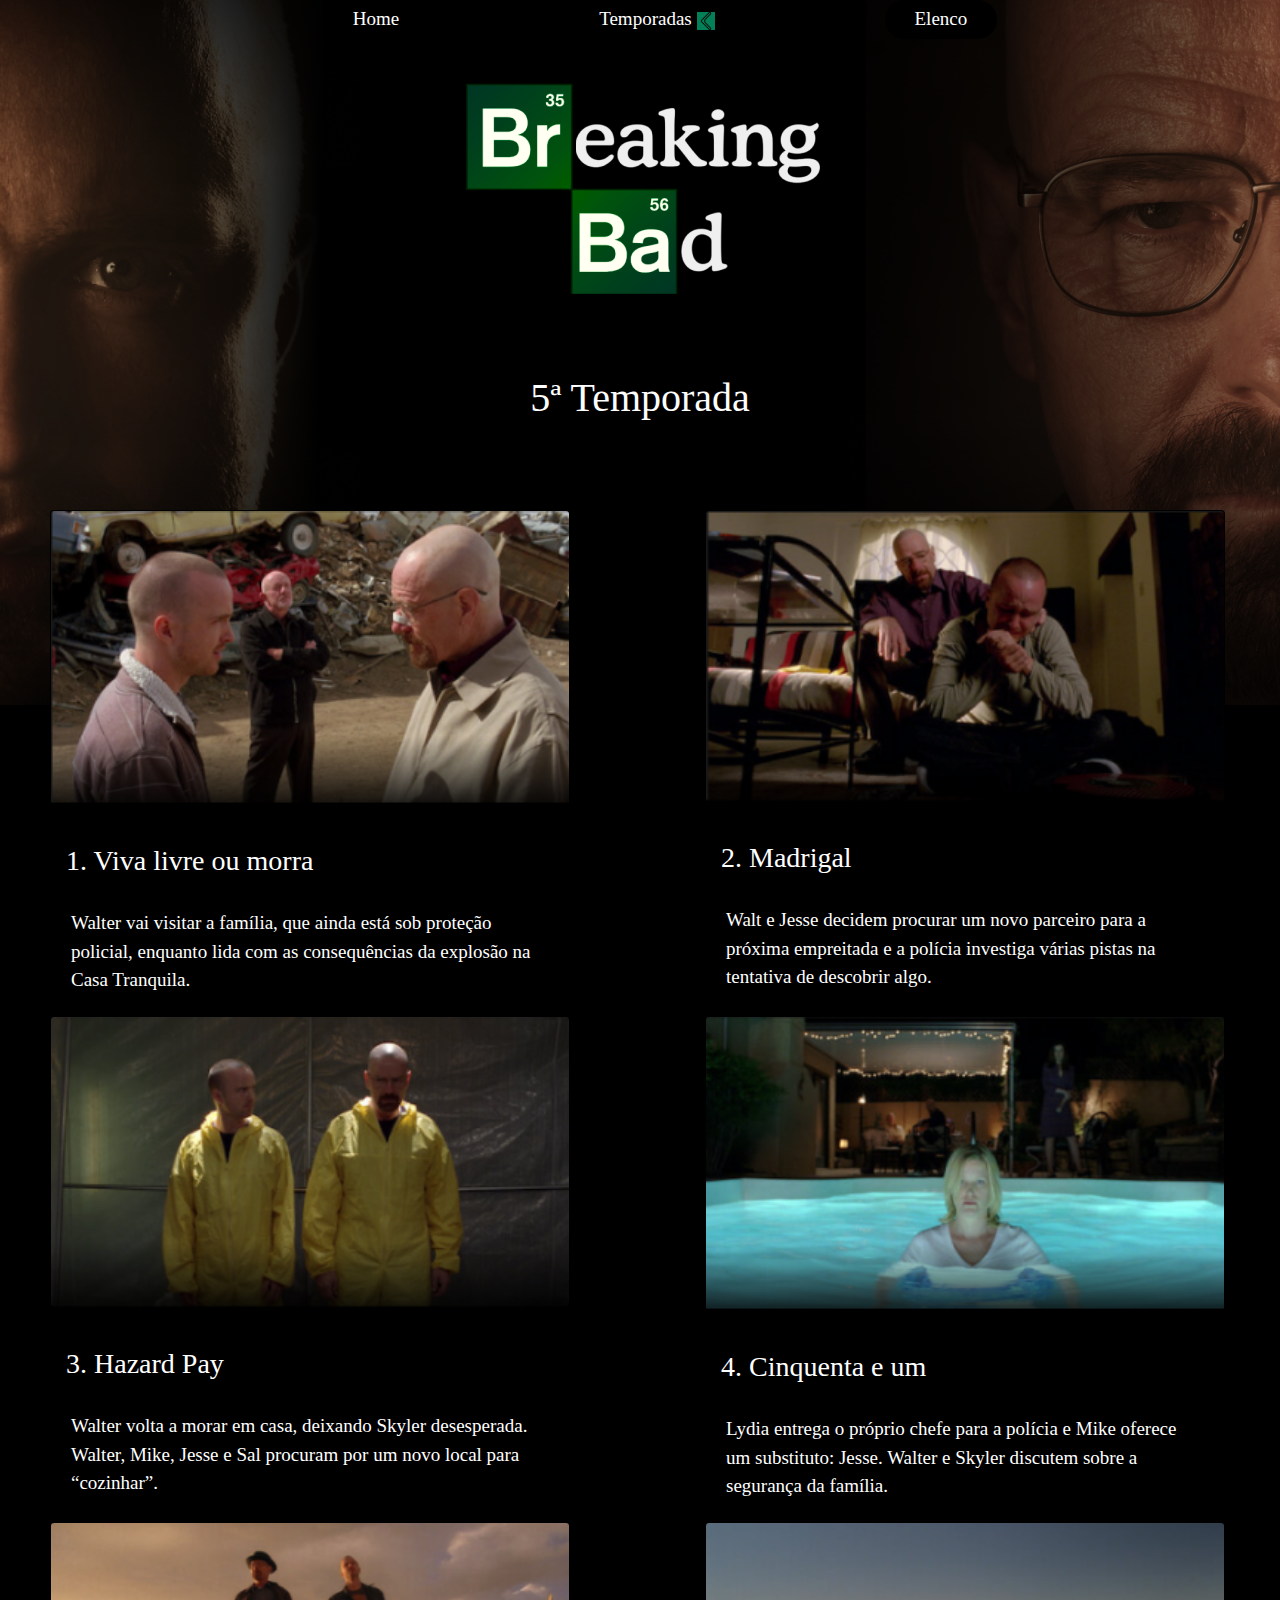
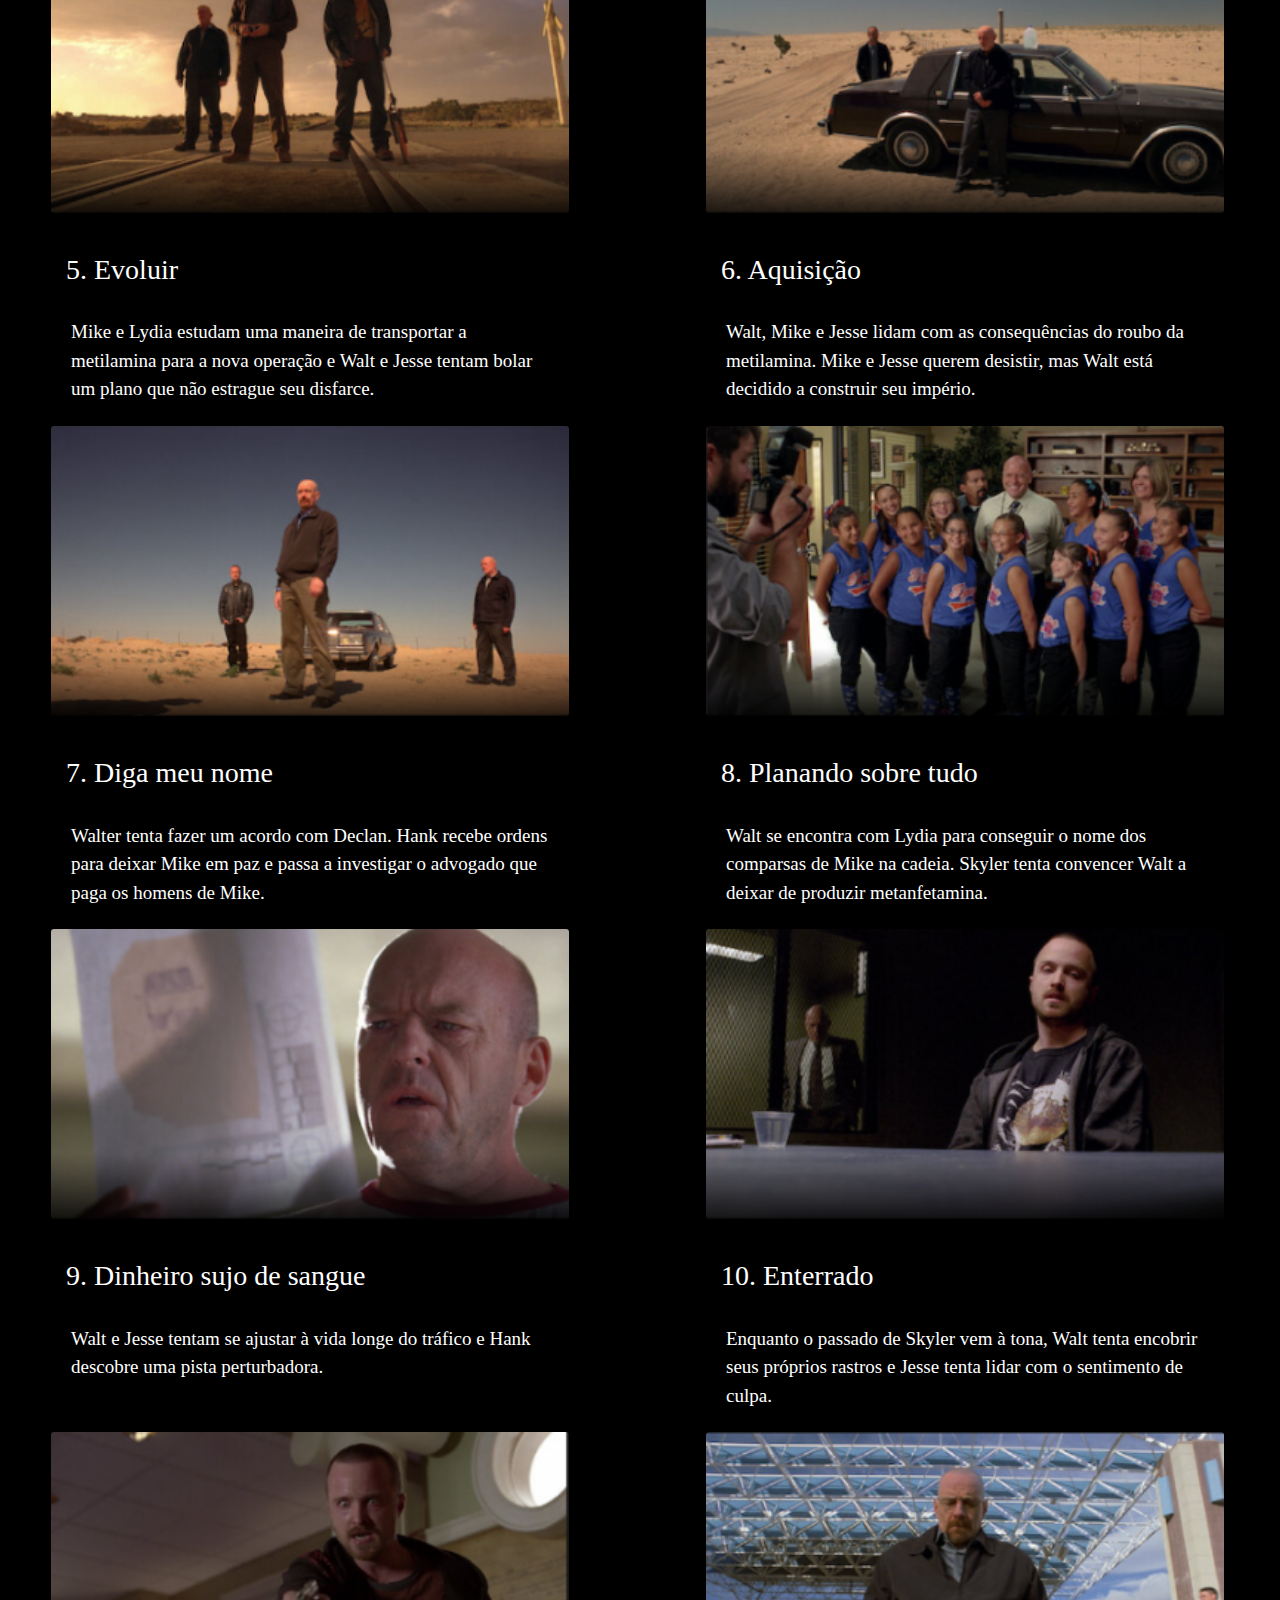
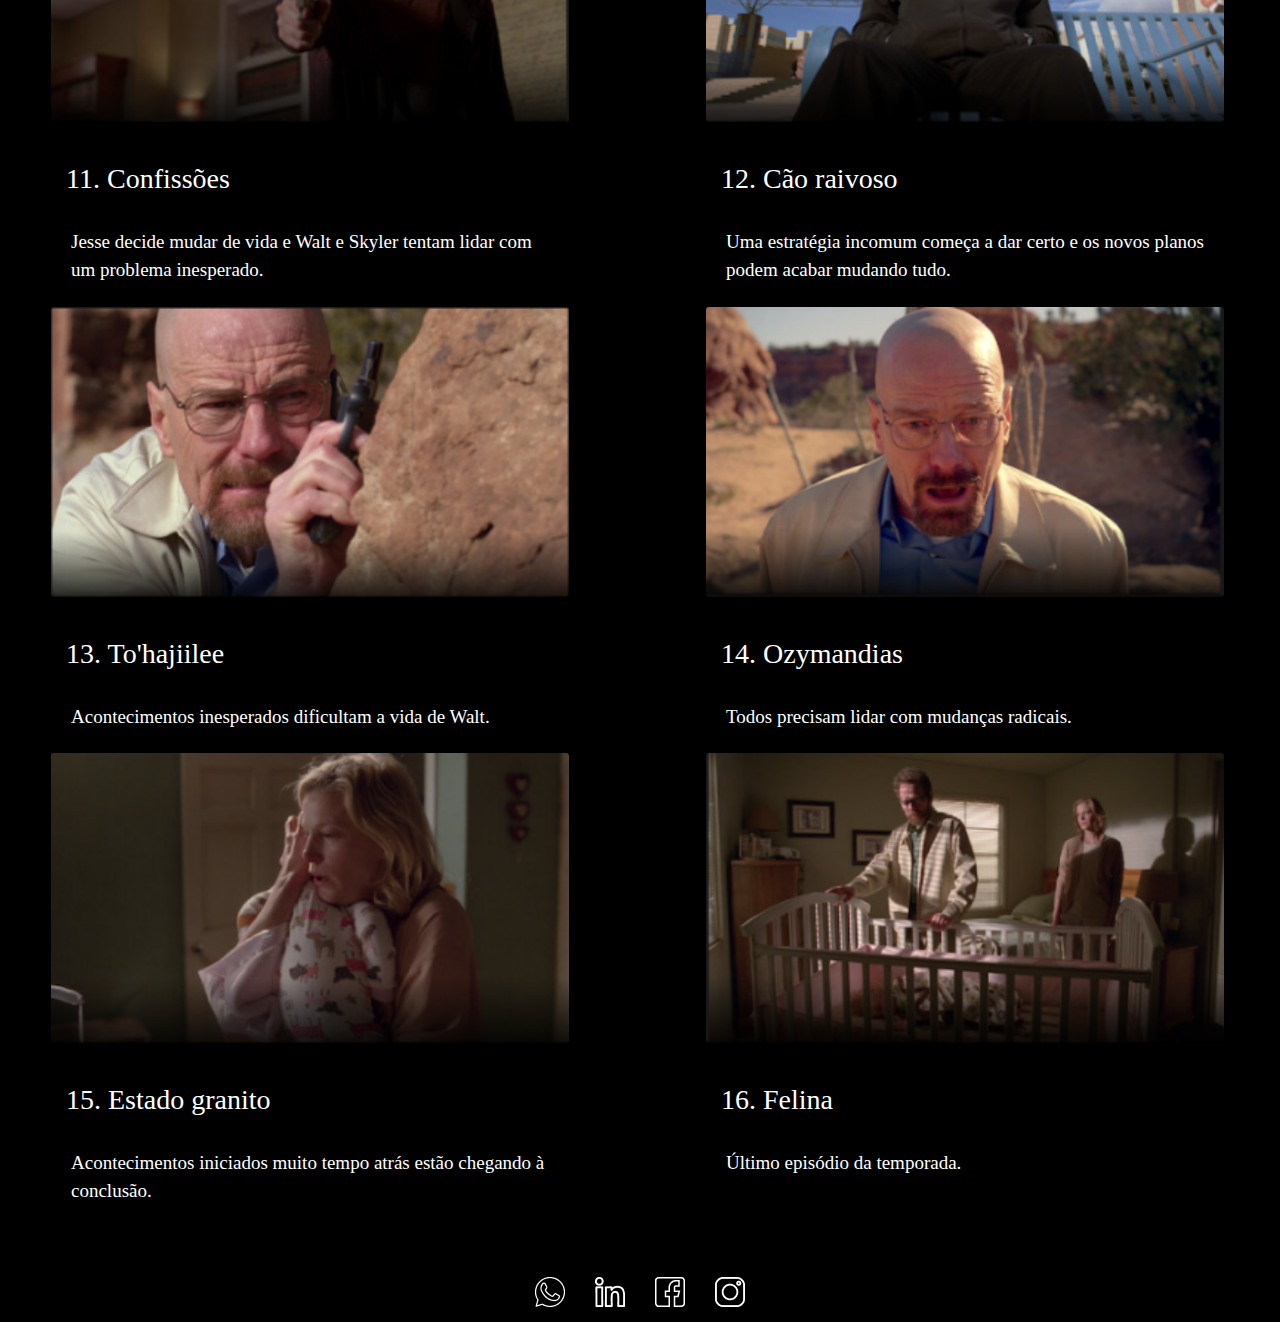
<file: temporada_5.html>
<!DOCTYPE html>
<html lang="pt-br">

<head>
    <meta charset="UTF-8">
    <meta http-equiv="X-UA-Compatible" content="IE=edge">
    <meta name="viewport" content="width=device-width, initial-scale=1.0">
    <link rel="stylesheet" href="https://cdn.jsdelivr.net/npm/bootstrap@4.3.1/dist/css/bootstrap.min.css"
        integrity="sha384-ggOyR0iXCbMQv3Xipma34MD+dH/1fQ784/j6cY/iJTQUOhcWr7x9JvoRxT2MZw1T" crossorigin="anonymous">
    <link rel="stylesheet" href="./CSS/style_temporada5.css">
    <title>5ª Temporada</title>
</head>

<body>
        <header>
            <nav>
                <ul>
                    <li class="menu-sup"><a href="index.html">Home</a></li>
                    <li class="menu-sup"><a href="temporadas.html">Temporadas</a> <img src="icones/apont.png" alt=""></li>
                    <li class="menu-sup"><a href="elenco.html">Elenco</a></li>
                </ul>
            </nav>
        </header>
        <main>
            <div class="info">
            <img src="imagens/logo.png" alt="logo breaking bad">
            <h1>5ª Temporada</h1>
            </div>
            <section>
                <div class="row">
                  <div class="col">
                    <div class="card" style="width: 520px;">
                      <img src="imagens/temporada_5/ep_1.png" class="card-img" alt="ep1">
                      <h3 class="card-title">1. Viva livre ou morra</h3>
                      <div class="card-body">
                        <p class="card-text">Walter vai visitar a família, que ainda está sob proteção policial, enquanto lida com as
                            consequências da explosão na Casa Tranquila.</p>
                      </div>
                    </div>
                  </div>
          
                  <div class="col">
                    <div class="card" style="width: 520px;">
                      <img src="imagens/temporada_5/ep_2.png" class="card-img" alt="ep2">
                      <h3 class="card-title">2. Madrigal</h3>
                      <div class="card-body">
                        <p class="card-text">Walt e Jesse decidem procurar um novo parceiro para a próxima empreitada e a polícia
                            investiga várias pistas na tentativa de descobrir algo.
                        </p>
                      </div>
                    </div>
                  </div>
          
                  <div class="col">
                    <div class="card" style="width: 520px;">
                      <img src="imagens/temporada_5/ep_3.png" class="card-img" alt="ep3">
                      <h3 class="card-title">3. Hazard Pay</h3>
                      <div class="card-body">
                        <p class="card-text">Walter volta a morar em casa, deixando Skyler desesperada. Walter, Mike, Jesse e Sal procuram
                            por um novo local para “cozinhar”.</p>
                      </div>
                    </div>
                  </div>
          
                  <div class="col">
                    <div class="card" style="width: 520px;">
                      <img src="imagens/temporada_5/ep_4.png" class="card-img" alt="ep4">
                      <h3 class="card-title">4. Cinquenta e um</h3>
                      <div class="card-body">
                        <p class="card-text">Lydia entrega o próprio chefe para a polícia e Mike oferece um substituto: Jesse. Walter e
                            Skyler discutem sobre a segurança da família.</p>
                      </div>
                    </div>
                  </div>
          
                  <div class="col">
                    <div class="card" style="width: 520px;">
                      <img src="imagens/temporada_5/ep_5.png" class="card-img" alt="ep5">
                      <h3 class="card-title">5. Evoluir</h3>
                      <div class="card-body">
                        <p class="card-text">Mike e Lydia estudam uma maneira de transportar a metilamina para a nova operação e Walt e
                            Jesse tentam bolar um plano que não estrague seu disfarce.</p>
                      </div>
                    </div>
                  </div>
          
                  <div class="col">
                    <div class="card" style="width: 520px;">
                      <img src="imagens/temporada_5/ep_6.png" class="card-img" alt="ep6">
                      <h3 class="card-title">6. Aquisição</h3>
                      <div class="card-body">
                        <p class="card-text">Walt, Mike e Jesse lidam com as consequências do roubo da metilamina. Mike e Jesse querem
                            desistir, mas Walt está decidido a construir seu império.</p>
                      </div>
                    </div>
                  </div>
          
                  <div class="col">
                    <div class="card" style="width: 520px;">
                      <img src="imagens/temporada_5/ep_7.png" class="card-img" alt="ep7">
                      <h3 class="card-title">7. Diga meu nome</h3>
                      <div class="card-body">
                        <p class="card-text">Walter tenta fazer um acordo com Declan. Hank recebe ordens para deixar Mike em paz e passa a
                            investigar o advogado que paga os homens de Mike.</p>
                      </div>
                    </div>
                  </div>
          
                  <div class="col">
                    <div class="card" style="width: 520px;">
                      <img src="imagens/temporada_5/ep_8.png" class="card-img" alt="ep8">
                      <h3 class="card-title">8. Planando sobre tudo</h3>
                      <div class="card-body">
                        <p class="card-text">Walt se encontra com Lydia para conseguir o nome dos comparsas de Mike na cadeia. Skyler
                            tenta convencer Walt a deixar de produzir metanfetamina.</p>
                      </div>
                    </div>
                  </div>
          
                  <div class="col">
                    <div class="card" style="width: 520px;">
                      <img src="imagens/temporada_5/ep_9.png" class="card-img" alt="ep9">
                      <h3 class="card-title">9. Dinheiro sujo de sangue</h3>
                      <div class="card-body">
                        <p class="card-text">Walt e Jesse tentam se ajustar à vida longe do tráfico e Hank descobre uma pista
                            perturbadora.</p>
                      </div>
                    </div>
                  </div>
          
                  <div class="col">
                    <div class="card" style="width: 520px;">
                      <img src="imagens/temporada_5/ep_10.png" class="card-img" alt="ep10">
                      <h3 class="card-title">10. Enterrado</h3>
                      <div class="card-body">
                        <p class="card-text">Enquanto o passado de Skyler vem à tona, Walt tenta encobrir seus próprios rastros e Jesse
                            tenta lidar com o sentimento de culpa.</p>
                      </div>
                    </div>
                  </div>
          
                  <div class="col">
                    <div class="card" style="width: 520px;">
                      <img src="imagens/temporada_5/ep_11.png" class="card-img" alt="ep11">
                      <h3 class="card-title">11. Confissões</h3>
                      <div class="card-body">
                        <p class="card-text">Jesse decide mudar de vida e Walt e Skyler tentam lidar com um problema inesperado.</p>
                      </div>
                    </div>
                  </div>
          
                  <div class="col">
                    <div class="card" style="width: 520px;">
                      <img src="imagens/temporada_5/ep_12.png" class="card-img" alt="ep12">
                      <h3 class="card-title">12. Cão raivoso</h3>
                      <div class="card-body">
                        <p class="card-text">Uma estratégia incomum começa a dar certo e os novos planos podem acabar mudando tudo.</p>
                      </div>
                    </div>
                  </div>
          
                  <div class="col">
                    <div class="card" style="width: 520px;">
                      <img src="imagens/temporada_5/ep_13.png" class="card-img" alt="ep13">
                      <h3 class="card-title">13. To'hajiilee</h3>
                      <div class="card-body">
                        <p class="card-text">Acontecimentos inesperados dificultam a vida de Walt.</p>
                      </div>
                    </div>
                  </div>

                  <div class="col">
                    <div class="card" style="width: 520px;">
                      <img src="imagens/temporada_5/ep_14.png" class="card-img" alt="ep14">
                      <h3 class="card-title">14. Ozymandias</h3>
                      <div class="card-body">
                        <p class="card-text">Todos precisam lidar com mudanças radicais.</p>
                      </div>
                    </div>
                  </div>

                  <div class="col">
                    <div class="card" style="width: 520px;">
                      <img src="imagens/temporada_5/ep_15.png" class="card-img" alt="ep15">
                      <h3 class="card-title">15. Estado granito</h3>
                      <div class="card-body">
                        <p class="card-text">Acontecimentos iniciados muito tempo atrás estão chegando à conclusão.</p>
                      </div>
                    </div>
                  </div>

                  <div class="col">
                    <div class="card" style="width: 520px;">
                      <img src="imagens/temporada_5/ep_16.png" class="card-img" alt="ep16">
                      <h3 class="card-title">16. Felina</h3>
                      <div class="card-body">
                        <p class="card-text">Último episódio da temporada.</p>
                      </div>
                    </div>
                  </div>

                </div>
              </section>
        </main>

    <footer>
        <img src="icones/whatsapp-branco.png" alt="icone whatsapp-branco">
        <img src="icones/linkedin-branco.png" alt="icone linkedin-branco">
        <img src="icones/facebook-branco.png" alt="icone facebook-branco">
        <img src="icones/instagram.png" alt="icone instagram-branco">
    </footer>
</body>

</html>
</file>
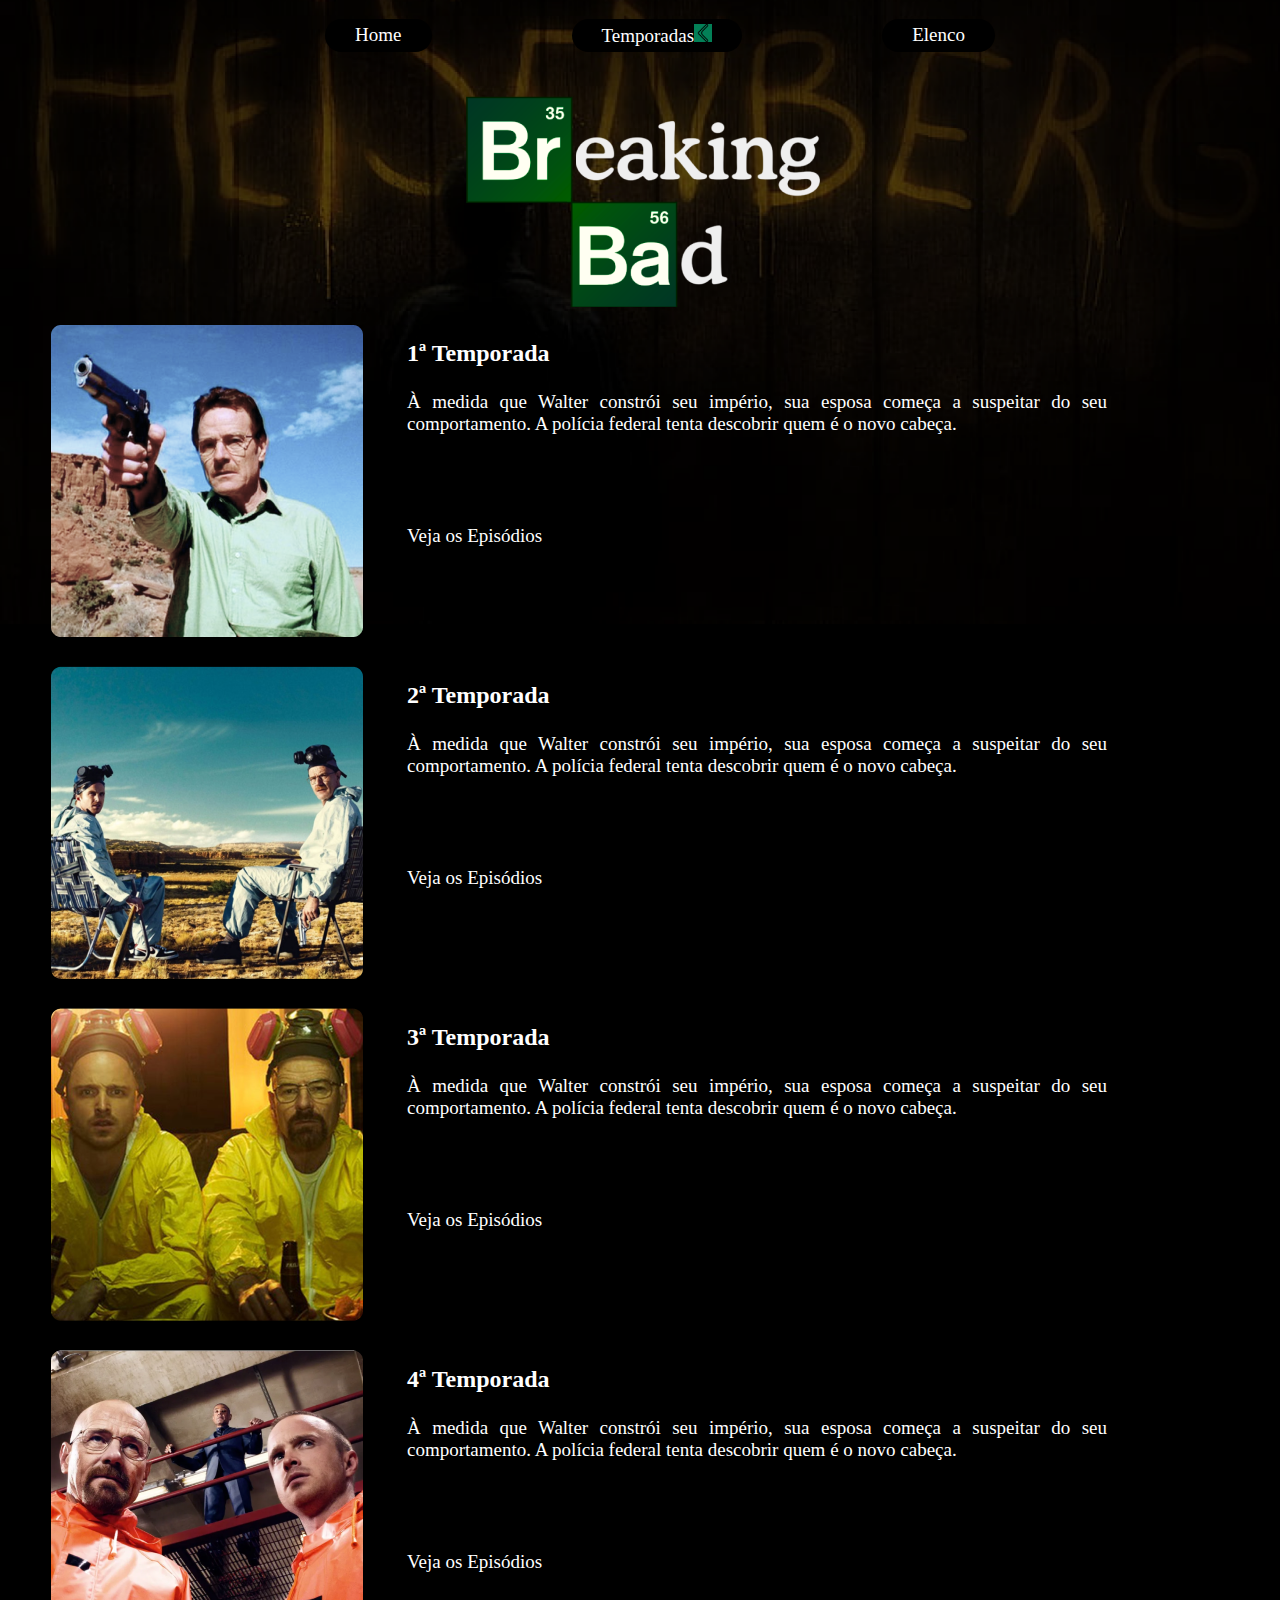
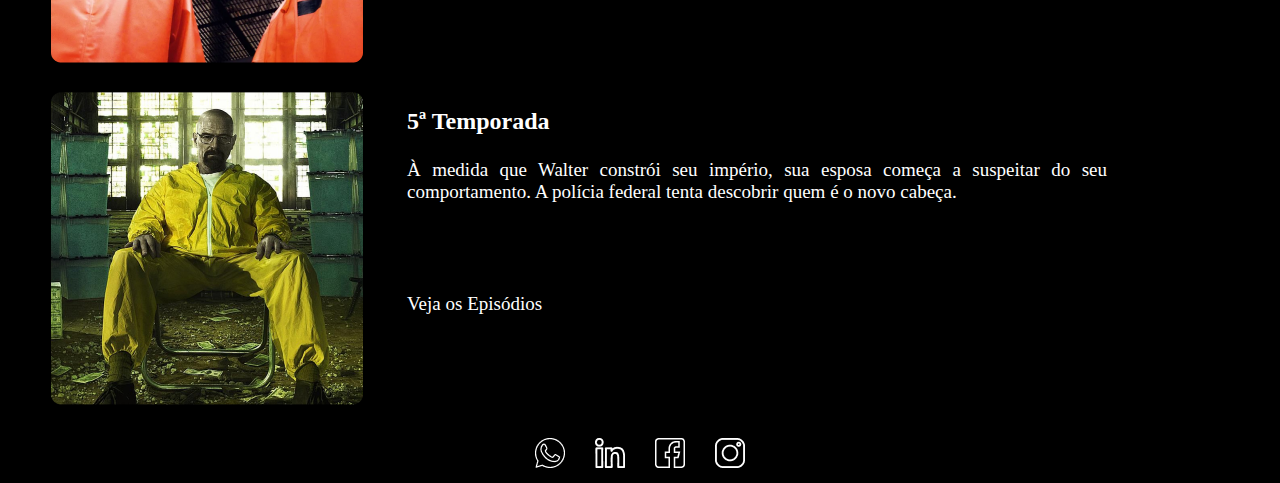
<file: temporadas.html>
<!DOCTYPE html>
<html lang="en">

<head>
    <meta charset="UTF-8">
    <meta http-equiv="X-UA-Compatible" content="IE=edge">
    <meta name="viewport" content="width=device-width, initial-scale=1.0">
    <link rel="stylesheet" href="./CSS/style_temporadas.css">
    <title>Temporadas</title>
</head>

<body>
    <header>
        <nav>
            <ul>
                <li class="menu-sup"><a href="index.html">Home</a></li>
                <li class="menu-sup"><a href="temporadas.html">Temporadas</a><img src="icones/apont.png" alt=""></li>
                <li class="menu-sup"><a href="elenco.html">Elenco</a></li>
            </ul>
        </nav>
    </header>
    <main>
        <img src="imagens/logo.png" alt="logo breaking bad">

        <Section>
            <table>
                <tr>
                    <td><img src="imagens/temporada_1/capa.png" alt=""></td>
                    <td>
                        <h3>1ª Temporada</h3>
                        <p>À medida que Walter constrói seu império, sua esposa começa a suspeitar do seu comportamento.
                            A
                            polícia federal tenta descobrir quem é o novo cabeça.</p>
                        <a href="temporada_1.html">Veja os Episódios</a>
                    </td>
                </tr>

                <tr>
                    <td> <img src="imagens/temporada_2/capa.png" alt=""></td>

                    <td>
                        <h3>2ª Temporada</h3>
                        <p>À medida que Walter constrói seu império, sua esposa começa a suspeitar do seu comportamento.
                            A
                            polícia federal tenta descobrir quem é o novo cabeça.</p>

                        <a href="temporada_2.html">Veja os Episódios</a>
                    </td>
                </tr>
                <tr>
                    <td><img src="imagens/temporada_3/capa.png" alt=""></td>
                    <td>
                        <h3>3ª Temporada</h3>
                        <p>À medida que Walter constrói seu império, sua esposa começa a suspeitar do seu comportamento.
                            A
                            polícia federal tenta descobrir quem é o novo cabeça.</p>
                        <a href="temporada_3.html">Veja os Episódios</a>
                    </td>
                </tr>
                <tr>
                    <td><img src="imagens/temporada_4/capa.png" alt=""></td>
                    <td>
                        <h3>4ª Temporada</h3>
                        <p>À medida que Walter constrói seu império, sua esposa começa a suspeitar do seu comportamento.
                            A
                            polícia federal tenta descobrir quem é o novo cabeça.</p>
                            <a href="temporada_4.html">Veja os Episódios</a>
                    </td>
                </tr>
                <tr>
                    <td><img src="imagens/temporada_5/capa.png" alt=""></td>
                    <td>
                        <h3>5ª Temporada</h3>
                        <p>À medida que Walter constrói seu império, sua esposa começa a suspeitar do seu comportamento.
                            A
                            polícia federal tenta descobrir quem é o novo cabeça.</p>
                        <a href="temporada_5.html">Veja os Episódios</a>
                    </td>
                </tr>
            </table>
        </Section>
</body>
<footer>
    <img src="icones/whatsapp-branco.png" alt="icone whatsapp-branco">
    <img src="icones/linkedin-branco.png" alt="icone linkedin-branco">
    <img src="icones/facebook-branco.png" alt="icone facebook-branco">
    <img src="icones/instagram.png" alt="icone instagram-branco">
</footer>

</html>
</file>
<file: CSS/elenco.css>
body {
    background-image: url("../imagens/bg.png");
    background-color: #000;
    height: 500px;
    background-position: center;
    background-size: cover;
    background-repeat: no-repeat;
    font-size: 19px;
    color: #ffff;
    font-family: 'roboto';
}

ul{
    display: flex; 
    justify-content: center;    
}

li img{
    background-color: rgb(3, 128, 87);
    width: 18px; 
}

.menu-sup{
    list-style-type: none;
    margin: 0 70px;
    position: relative;
    padding: 5px 30px;
    border: none;
    background: #000;
    cursor: pointer;
    border-radius: 50px;
}

.menu-sup:before {
    content: '';
    background: linear-gradient(65deg, #00fff0, #00d124, #ffff);
    position: absolute;
    top: -2px;
    left:-2px;
    z-index: -1;
    filter: blur(5px);
    width: calc(100% + 4px);
    height: calc(100% + 4px);
    opacity: 0;
    transition:  opacity .3s ease-in-out;
    border-radius: 30px;
}

.menu-sup:hover:before {
    opacity: 1;
}
  
a {
    text-decoration: none;
    color: #ffff;
}

main {

    text-align: center;
}

main .frase {
    /* margin-top: 45px; */
    margin-top: 0 auto;
    font-size: 1.7rem; 
    width: 100%;
    overflow: hidden;
    white-space: nowrap;
    animation: typing 3.5s steps(30, end);
}

.frase-wrapper {
    padding-top: 30px;
    display: flex;
    justify-content: center;
    white-space: normal;
}

main .frase:after{
    content: '';
    display: inline-block;
    background-color: white;
    margin-left: 4px;
    height: 25px;
    width: 3px;
    animation: ponteiro 0.5s infinite; 
}

@keyframes typing {
    from {
        width: 0;
    }
    to {
        width: 100%;
    }
}

/* efeito de piscar */
@keyframes ponteiro {
    29% { opacity: 1; }
    100% { opacity: 0; }
}

main .autor {
    margin-top: 45px;
    font-size: 1.7rem; 
}
.pers-temp{
    margin: 80px 180px;
    display: grid;
    grid-auto-rows: 1fr;
    grid-template-columns: 1fr 1fr 1fr;
}

.pers-temp p{
    width: 240px;
    height: 150px;
    letter-spacing: 1px;
}

.pers-temp  > * {
    padding: 1rem;
}

.personagem{
    text-align: justify;
    width: 350px;
    height: 550px;
}

#mostrar {
    display: none;
}

#passar_mouse:hover #mostrar {
    display: block;
}

footer{
    display: flex; 
    justify-content: center; 
}

footer img{
    margin: 15px;
}
</file>
<file: CSS/style_temporada1.css>
body {
    background-image: url("../imagens/bg.png");
    background-color: #000;
    height: 500px;
    background-position: center;
    background-size: cover;
    background-repeat: no-repeat;
    font-size: 19px;
    color: #ffff;
    font-family: 'roboto';
}


ul{
    display: flex; 
    justify-content: center;    
}

li img{
   background-color: rgb(3, 128, 87);
   width: 18px; 
}

.menu-sup{
    list-style-type: none;
    margin: 0 70px;
    position: relative;
    padding: 5px 30px;
    border: none;
    background: #000;
    cursor: pointer;
    border-radius: 50px;
}

.menu-sup:before {
    content: '';
    background: linear-gradient(65deg, #00fff0, #00d124, #ffff);
    position: absolute;
    top: -2px;
    left:-2px;
    z-index: -1;
    filter: blur(5px);
    width: calc(100% + 4px);
    height: calc(100% + 4px);
    opacity: 0;
    transition:  opacity .3s ease-in-out;
    border-radius: 30px;
}

.menu-sup:hover:before {
    opacity: 1;
}

main {
    margin: 35px 0;
    text-align: center;
}

a {
    text-decoration: none;
    color: #ffff;
}

.info h1{
    padding: 80px;
}

.card {
    background-color: #000;
    margin: 0 50px;
}

.card-title {
    text-align: start;
    margin-left: 15px;
    margin-top: 40px;
}

.card-body{
    text-align: start;
}


footer{
    display: flex; 
    justify-content: center; 
}

footer img{
    margin: 15px;
}
</file>
<file: CSS/style_temporada2.css>
body {
    background-image: url("../imagens/bg.png");
    background-color: #000;
    height: 500px;
    background-position: center;
    background-size: cover;
    background-repeat: no-repeat;
    font-size: 19px;
    color: #ffff;
    font-family: 'roboto';
}


ul{
    display: flex; 
    justify-content: center;    
}

li img{
   background-color: rgb(3, 128, 87);
   width: 18px; 
}

.menu-sup{
    list-style-type: none;
    margin: 0 70px;
    position: relative;
    padding: 5px 30px;
    border: none;
    background: #000;
    cursor: pointer;
    border-radius: 50px;
}

.menu-sup:before {
    content: '';
    background: linear-gradient(65deg, #00fff0, #00d124, #ffff);
    position: absolute;
    top: -2px;
    left:-2px;
    z-index: -1;
    filter: blur(5px);
    width: calc(100% + 4px);
    height: calc(100% + 4px);
    opacity: 0;
    transition:  opacity .3s ease-in-out;
    border-radius: 30px;
}

.menu-sup:hover:before {
    opacity: 1;
}

main {
    margin: 35px 0;
    text-align: center;
}

a {
    text-decoration: none;
    color: #ffff;
}

.info h1{
    padding: 80px;
}

.card {
    background-color: #000;
    margin: 0 50px;
}

.card-title {
    text-align: start;
    margin-left: 15px;
    margin-top: 40px;
}

.card-body{
    text-align: start;
}


footer{
    display: flex; 
    justify-content: center; 
}

footer img{
    margin: 15px;
}
</file>
<file: CSS/style_temporada3.css>
body {
    background-image: url("../imagens/bg.png");
    background-color: #000;
    height: 500px;
    background-position: center;
    background-size: cover;
    background-repeat: no-repeat;
    font-size: 19px;
    color: #ffff;
    font-family: 'roboto';
}


ul{
    display: flex; 
    justify-content: center;    
}

li img{
   background-color: rgb(3, 128, 87);
   width: 18px; 
}

.menu-sup{
    list-style-type: none;
    margin: 0 70px;
    position: relative;
    padding: 5px 30px;
    border: none;
    background: #000;
    cursor: pointer;
    border-radius: 50px;
}

.menu-sup:before {
    content: '';
    background: linear-gradient(65deg, #00fff0, #00d124, #ffff);
    position: absolute;
    top: -2px;
    left:-2px;
    z-index: -1;
    filter: blur(5px);
    width: calc(100% + 4px);
    height: calc(100% + 4px);
    opacity: 0;
    transition:  opacity .3s ease-in-out;
    border-radius: 30px;
}

.menu-sup:hover:before {
    opacity: 1;
}

main {
    margin: 35px 0;
    text-align: center;
}

a {
    text-decoration: none;
    color: #ffff;
}

.info h1{
    padding: 80px;
}

.card {
    background-color: #000;
    margin: 0 50px;
}

.card-title {
    text-align: start;
    margin-left: 15px;
    margin-top: 40px;
}

.card-body{
    text-align: start;
}


footer{
    display: flex; 
    justify-content: center; 
}

footer img{
    margin: 15px;
}
</file>
<file: CSS/style_temporada4.css>
body {
    background-image: url("../imagens/bg.png");
    background-color: #000;
    height: 500px;
    background-position: center;
    background-size: cover;
    background-repeat: no-repeat;
    font-size: 19px;
    color: #ffff;
    font-family: 'roboto';
}


ul{
    display: flex; 
    justify-content: center;    
}

li img{
   background-color: rgb(3, 128, 87);
   width: 18px; 
}

.menu-sup{
    list-style-type: none;
    margin: 0 70px;
    position: relative;
    padding: 5px 30px;
    border: none;
    background: #000;
    cursor: pointer;
    border-radius: 50px;
}

.menu-sup:before {
    content: '';
    background: linear-gradient(65deg, #00fff0, #00d124, #ffff);
    position: absolute;
    top: -2px;
    left:-2px;
    z-index: -1;
    filter: blur(5px);
    width: calc(100% + 4px);
    height: calc(100% + 4px);
    opacity: 0;
    transition:  opacity .3s ease-in-out;
    border-radius: 30px;
}

.menu-sup:hover:before {
    opacity: 1;
}

main {
    margin: 35px 0;
    text-align: center;
}

a {
    text-decoration: none;
    color: #ffff;
}

.info h1{
    padding: 80px;
}

.card {
    background-color: #000;
    margin: 0 50px;
}

.card-title {
    text-align: start;
    margin-left: 15px;
    margin-top: 40px;
}

.card-body{
    text-align: start;
}


footer{
    display: flex; 
    justify-content: center; 
}

footer img{
    margin: 15px;
}
</file>
<file: CSS/style_temporada5.css>
body {
    background-image: url("../imagens/bg.png");
    background-color: #000;
    height: 500px;
    background-position: center;
    background-size: cover;
    background-repeat: no-repeat;
    font-size: 19px;
    color: #ffff;
    font-family: 'roboto';
}


ul{
    display: flex; 
    justify-content: center;    
}

li img{
   background-color: rgb(3, 128, 87);
   width: 18px; 
}

.menu-sup{
    list-style-type: none;
    margin: 0 70px;
    position: relative;
    padding: 5px 30px;
    border: none;
    background: #000;
    cursor: pointer;
    border-radius: 50px;
}

.menu-sup:before {
    content: '';
    background: linear-gradient(65deg, #00fff0, #00d124, #ffff);
    position: absolute;
    top: -2px;
    left:-2px;
    z-index: -1;
    filter: blur(5px);
    width: calc(100% + 4px);
    height: calc(100% + 4px);
    opacity: 0;
    transition:  opacity .3s ease-in-out;
    border-radius: 30px;
}

.menu-sup:hover:before {
    opacity: 1;
}

main {
    margin: 35px 0;
    text-align: center;
}

a {
    text-decoration: none;
    color: #ffff;
}

.info h1{
    padding: 80px;
}

.card {
    background-color: #000;
    margin: 0 50px;
}

.card-title {
    text-align: start;
    margin-left: 15px;
    margin-top: 40px;
}

.card-body{
    text-align: start;
}


footer{
    display: flex; 
    justify-content: center; 
}

footer img{
    margin: 15px;
}
</file>
<file: CSS/style_temporadas.css>
body {
    background-color: #000;
    background-image: url("../imagens/bg_heisenberg.png");
    height: 500px;
    background-position: center;
    background-size: cover;
    background-repeat: no-repeat;
    font-size: 19px;
    color: #ffff;
    font-family: 'roboto';
}


ul{
    display: flex; 
    justify-content: center;    
}

li img{
    background-color: rgb(3, 128, 87);
    width: 18px; 
}


.menu-sup{
        list-style-type: none;
        margin: 0 70px;
        position: relative;
        padding: 5px 30px;
        border: none;
        background: #000;
        cursor: pointer;
        border-radius: 50px;
}

    .menu-sup:before {
        content: '';
        background: linear-gradient(65deg, #00fff0, #00d124, #ffff);
        position: absolute;
        top: -2px;
        left:-2px;
        z-index: -1;
        filter: blur(5px);
        width: calc(100% + 4px);
        height: calc(100% + 4px);
        opacity: 0;
        transition:  opacity .3s ease-in-out;
        border-radius: 30px;
    }

    .menu-sup:hover:before {
        opacity: 1;
    }
   
a {
    text-decoration: none;
    color: #ffff;
}

main {
    margin: 35px 0;
    text-align: center;
}

table img{
    margin: 10px 40px;
}

table h3{
    margin-top: -80px;
    display: flex;
    justify-content: inherit;
    font-size: 24px;
}

table p {
    text-align: justify;
    width: 700px;
}

table a {
    display: flex;
    margin-top: 90px;
}

table a:hover{
    text-decoration: underline;
}


footer{
    display: flex; 
    justify-content: center; 
}

footer img{
    margin: 15px;
}
</file>
